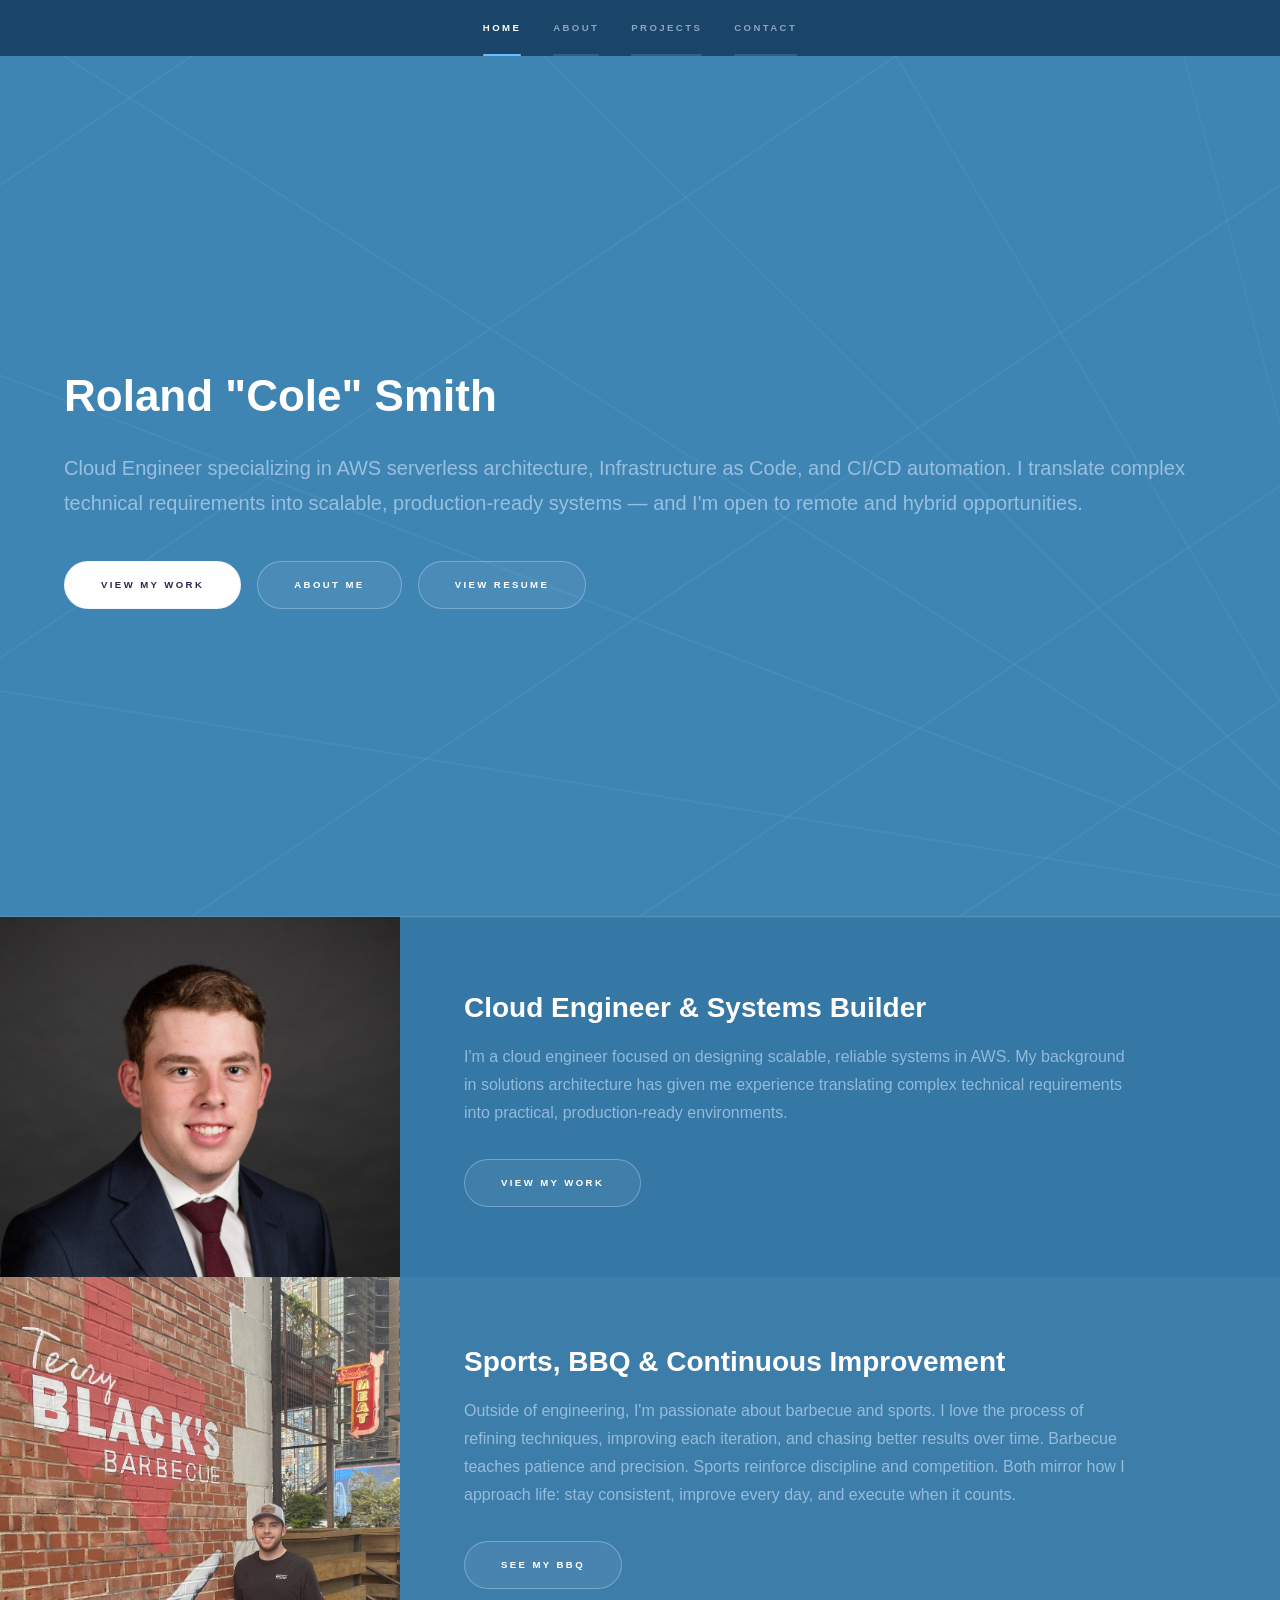
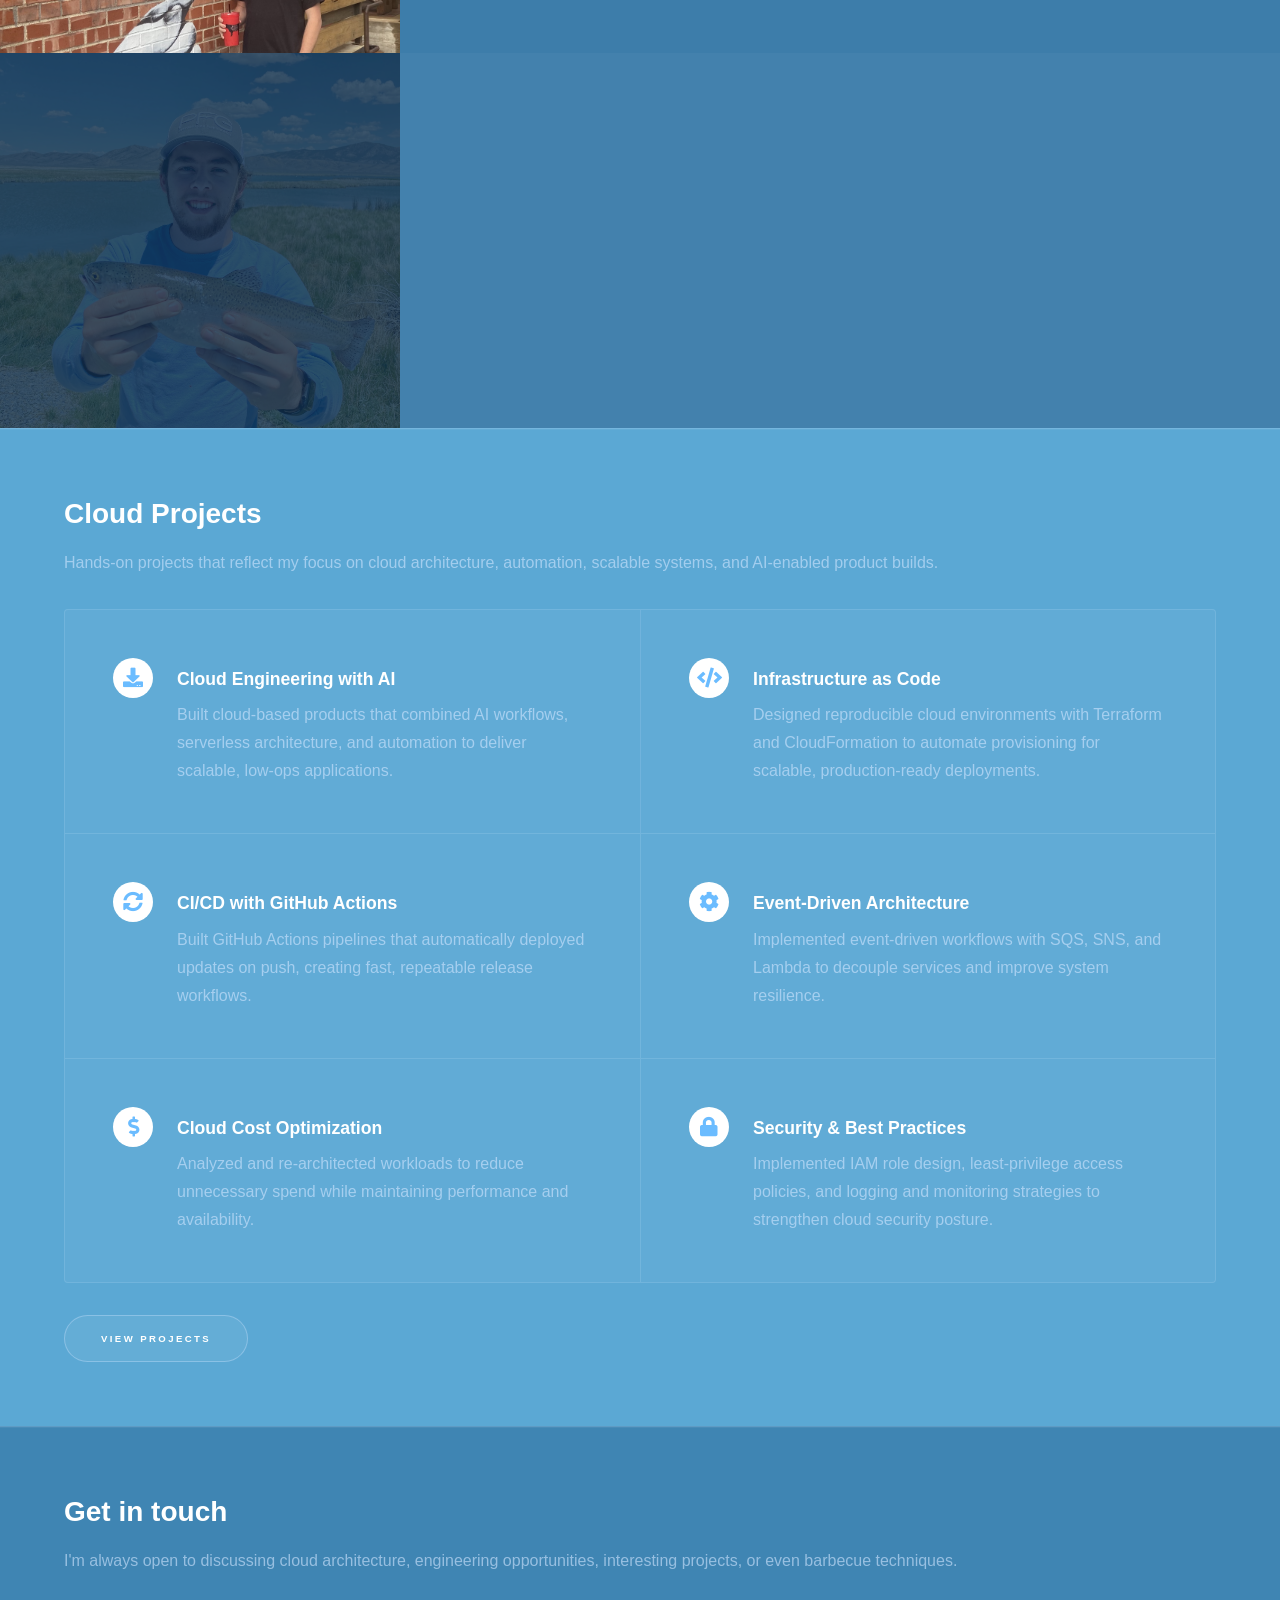
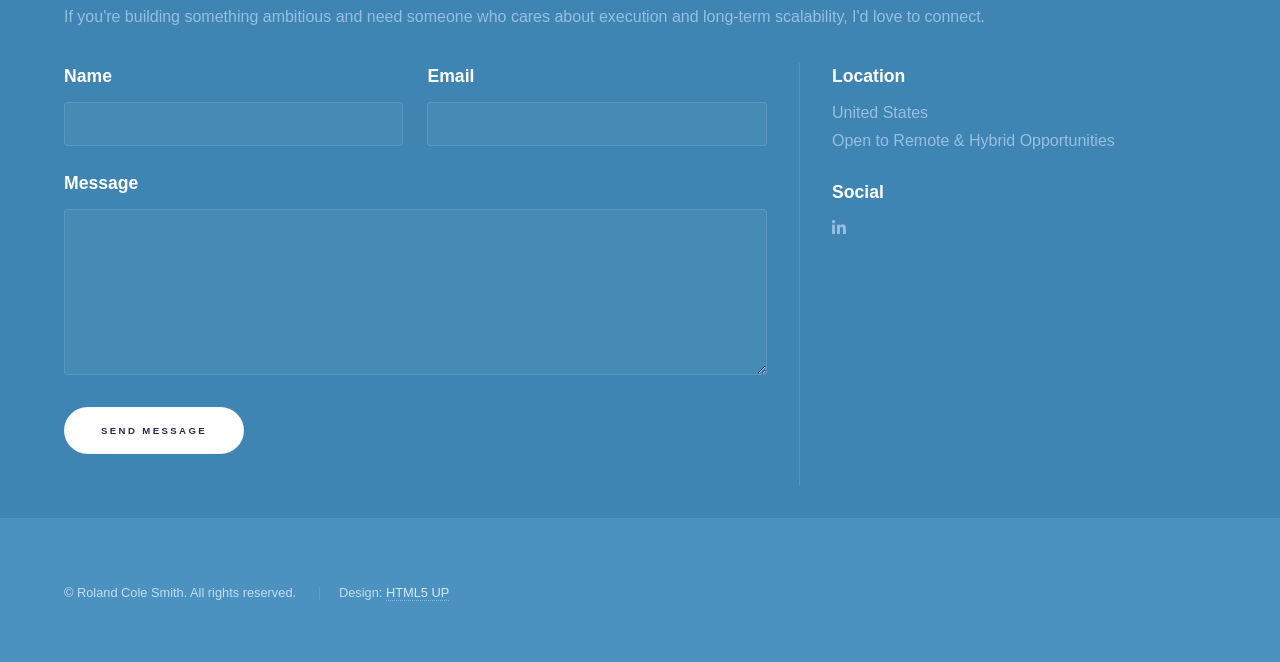
<file: index.html>
<!doctype html>

<html>
  <head>
    <title>Roland Cole Smith | Cloud Engineer & AWS Architect</title>
    <meta charset="utf-8" />
    <meta
      name="viewport"
      content="width=device-width, initial-scale=1, user-scalable=no"
    />
    <meta
      name="description"
      content="Roland Cole Smith — Cloud Engineer specializing in AWS serverless architecture, Infrastructure as Code, CI/CD automation, and AI-enabled product builds. Open to remote and hybrid opportunities."
    />
    <meta property="og:title" content="Roland Cole Smith | Cloud Engineer" />
    <meta
      property="og:description"
      content="Cloud Engineer specializing in AWS serverless architecture, IaC, and AI-enabled product builds. See live projects and architecture demos."
    />
    <meta property="og:type" content="website" />
    <meta property="og:url" content="https://rolandcole.com" />
    <link
      rel="icon"
      type="image/png"
      href="assets/images/favicon-rcs.png?v=2"
    />
    <link rel="shortcut icon" href="assets/images/favicon-rcs.png?v=2" />
    <link rel="apple-touch-icon" href="assets/images/favicon-rcs.png?v=2" />
    <link rel="stylesheet" href="assets/css/main.css" />
    <noscript
      ><link rel="stylesheet" href="assets/css/noscript.css"
    /></noscript>
  </head>
  <body class="is-preload">
    <!-- Sidebar -->
    <section id="sidebar">
      <div class="inner">
        <nav>
          <ul>
            <li><a href="#intro">Home</a></li>
            <li><a href="#one">About</a></li>
            <li><a href="#two">Projects</a></li>
            <li><a href="#three">Contact</a></li>
          </ul>
        </nav>
      </div>
    </section>

    <!-- Wrapper -->
    <div id="wrapper">
      <!-- Intro -->
      <section id="intro" class="wrapper style1 fullscreen fade-up">
        <div class="inner">
          <h1>Roland "Cole" Smith</h1>
          <p>
            Cloud Engineer specializing in AWS serverless architecture,
            Infrastructure as Code, and CI/CD automation. I translate complex
            technical requirements into scalable, production-ready systems — and
            I'm open to remote and hybrid opportunities.
          </p>
          <ul class="actions">
            <li>
              <a href="projects.html" class="button primary">View My Work</a>
            </li>
            <li><a href="#one" class="button scrolly">About Me</a></li>
            <li>
              <a
                href="https://drive.google.com/file/d/1pTm-ZapvXgf8PebL9ycQeM77JYozzop8/view?usp=sharing"
                class="button"
                target="_blank"
                rel="noopener noreferrer"
                >View Resume</a
              >
            </li>
          </ul>
        </div>
      </section>

      <!-- One -->
      <section id="one" class="wrapper style2 spotlights">
        <section>
          <a href="#" class="image"
            ><img
              src="assets/images/headshot.JPG"
              alt="Headshot of Roland Cole Smith"
              data-position="center center"
          /></a>
          <div class="content">
            <div class="inner">
              <h2>Cloud Engineer & Systems Builder</h2>
              <p>
                I'm a cloud engineer focused on designing scalable, reliable
                systems in AWS. My background in solutions architecture has
                given me experience translating complex technical requirements
                into practical, production-ready environments.
              </p>
              <ul class="actions">
                <li><a href="projects.html" class="button">View My Work</a></li>
              </ul>
            </div>
          </div>
        </section>
        <section>
          <a href="#" class="image"
            ><img
              src="assets/images/blacks.jpeg"
              alt="Cole at Terry Black's BBQ in Dallas."
              data-position="top center"
          /></a>
          <div class="content">
            <div class="inner">
              <h2>Sports, BBQ & Continuous Improvement</h2>
              <p>
                Outside of engineering, I'm passionate about barbecue and
                sports. I love the process of refining techniques, improving
                each iteration, and chasing better results over time. Barbecue
                teaches patience and precision. Sports reinforce discipline and
                competition. Both mirror how I approach life: stay consistent,
                improve every day, and execute when it counts.
              </p>
              <ul class="actions">
                <li><a href="food.html" class="button">See my BBQ</a></li>
              </ul>
            </div>
          </div>
        </section>
        <section>
          <a href="#" class="image"
            ><img
              src="assets/images/IMG_8150.jpeg"
              alt="Cole outdoors in Northern Nevada."
              data-position="25% 25%"
          /></a>
          <div class="content">
            <div class="inner">
              <h2>Always Building</h2>
              <p>
                Curiosity is what drives me. Outside of work I'm building
                personal projects, experimenting with new AWS services, and
                tinkering until systems are clean, resilient, and reproducible.
                The same discipline I bring to barbecue, refining technique,
                iterating, and executing is what I bring to engineering.
              </p>
              <ul class="actions">
                <li>
                  <a href="projects.html" class="button">See My Projects</a>
                </li>
              </ul>
            </div>
          </div>
        </section>
      </section>

      <!-- Two -->
      <section id="two" class="wrapper style3 fade-up">
        <div class="inner">
          <h2>Cloud Projects</h2>
          <p>
            Hands-on projects that reflect my focus on cloud architecture,
            automation, scalable systems, and AI-enabled product builds.
          </p>

          <div class="features">
            <section>
              <span class="icon solid major fa-download"></span>
              <h3>Cloud Engineering with AI</h3>
              <p>
                Built cloud-based products that combined AI workflows,
                serverless architecture, and automation to deliver scalable,
                low-ops applications.
              </p>
            </section>
            <section>
              <span class="icon solid major fa-code"></span>
              <h3>Infrastructure as Code</h3>
              <p>
                Designed reproducible cloud environments with Terraform and
                CloudFormation to automate provisioning for scalable,
                production-ready deployments.
              </p>
            </section>
            <section>
              <span class="icon solid major fa-sync-alt"></span>
              <h3>CI/CD with GitHub Actions</h3>
              <p>
                Built GitHub Actions pipelines that automatically deployed
                updates on push, creating fast, repeatable release workflows.
              </p>
            </section>
            <section>
              <span class="icon solid major fa-cog"></span>
              <h3>Event-Driven Architecture</h3>
              <p>
                Implemented event-driven workflows with SQS, SNS, and Lambda to
                decouple services and improve system resilience.
              </p>
            </section>
            <section>
              <span class="icon solid major fa-dollar-sign"></span>
              <h3>Cloud Cost Optimization</h3>
              <p>
                Analyzed and re-architected workloads to reduce unnecessary
                spend while maintaining performance and availability.
              </p>
            </section>
            <!--
            <section>
              <span class="icon solid major fa-gem"></span>
              <h3>Personal Experiments</h3>
              <p>
                Continuously building small systems to test architectural
                patterns, automation strategies, and new AWS services.
              </p>
            </section>
            
            -->
            <section>
              <span class="icon solid major fa-lock"></span>
              <h3>Security & Best Practices</h3>
              <p>
                Implemented IAM role design, least-privilege access policies,
                and logging and monitoring strategies to strengthen cloud
                security posture.
              </p>
            </section>
          </div>
          <ul class="actions">
            <li>
              <a href="projects.html" class="button">View Projects</a>
            </li>
          </ul>
        </div>
      </section>

      <!-- Three -->
      <section id="three" class="wrapper style1 fade-up">
        <div class="inner">
          <h2>Get in touch</h2>
          <p>
            I'm always open to discussing cloud architecture, engineering
            opportunities, interesting projects, or even barbecue techniques.
            <br /><br />
            If you're building something ambitious and need someone who cares
            about execution and long-term scalability, I'd love to connect.
          </p>

          <div class="split style1">
            <section>
              <form
                method="post"
                action="https://formsubmit.co/67f7215494ff77dec5ce56b11d6b988a"
                id="contact-form"
              >
                <input
                  type="hidden"
                  name="_subject"
                  value="New message from rolandcole.com"
                />
                <input type="hidden" name="_captcha" value="false" />
                <input
                  type="hidden"
                  name="_next"
                  value="https://rolandcole.com/?contact=success#three"
                />
                <div class="fields">
                  <div class="field half">
                    <label for="name">Name</label>
                    <input type="text" name="name" id="name" required />
                  </div>
                  <div class="field half">
                    <label for="email">Email</label>
                    <input type="email" name="email" id="email" required />
                  </div>
                  <div class="field">
                    <label for="message">Message</label>
                    <textarea
                      name="message"
                      id="message"
                      rows="5"
                      required
                    ></textarea>
                  </div>
                </div>
                <p id="contact-status" hidden></p>
                <ul class="actions">
                  <li>
                    <button type="submit" class="button primary">
                      Send Message
                    </button>
                  </li>
                </ul>
              </form>
            </section>
            <section>
              <ul class="contact">
                <li>
                  <h3>Location</h3>
                  <span>
                    United States<br />
                    Open to Remote &amp; Hybrid Opportunities
                  </span>
                </li>
                <li>
                  <h3>Social</h3>
                  <ul class="icons">
                    <li>
                      <a
                        href="https://www.linkedin.com/in/rolandcolesmith/"
                        class="icon brands fa-linkedin-in"
                        target="_blank"
                        rel="noopener noreferrer"
                        ><span class="label">LinkedIn</span></a
                      >
                    </li>
                  </ul>
                </li>
              </ul>
            </section>
          </div>
        </div>
      </section>
    </div>

    <!-- Footer -->
    <footer id="footer" class="wrapper style1-alt">
      <div class="inner">
        <ul class="menu">
          <li>&copy; Roland Cole Smith. All rights reserved.</li>
          <li>Design: <a href="http://html5up.net">HTML5 UP</a></li>
        </ul>
      </div>
    </footer>

    <!-- Scripts -->
    <script src="assets/js/jquery.min.js"></script>
    <script src="assets/js/jquery.scrollex.min.js"></script>
    <script src="assets/js/jquery.scrolly.min.js"></script>
    <script src="assets/js/browser.min.js"></script>
    <script src="assets/js/breakpoints.min.js"></script>
    <script src="assets/js/util.js"></script>
    <script src="assets/js/main.js"></script>
    <script>
      (function () {
        const statusEl = document.getElementById("contact-status");
        if (!statusEl) return;

        const params = new URLSearchParams(window.location.search);
        if (params.get("contact") !== "success") return;

        statusEl.hidden = false;
        statusEl.textContent = "Message sent. I will get back to you soon.";
      })();
    </script>
  </body>
</html>
</file>
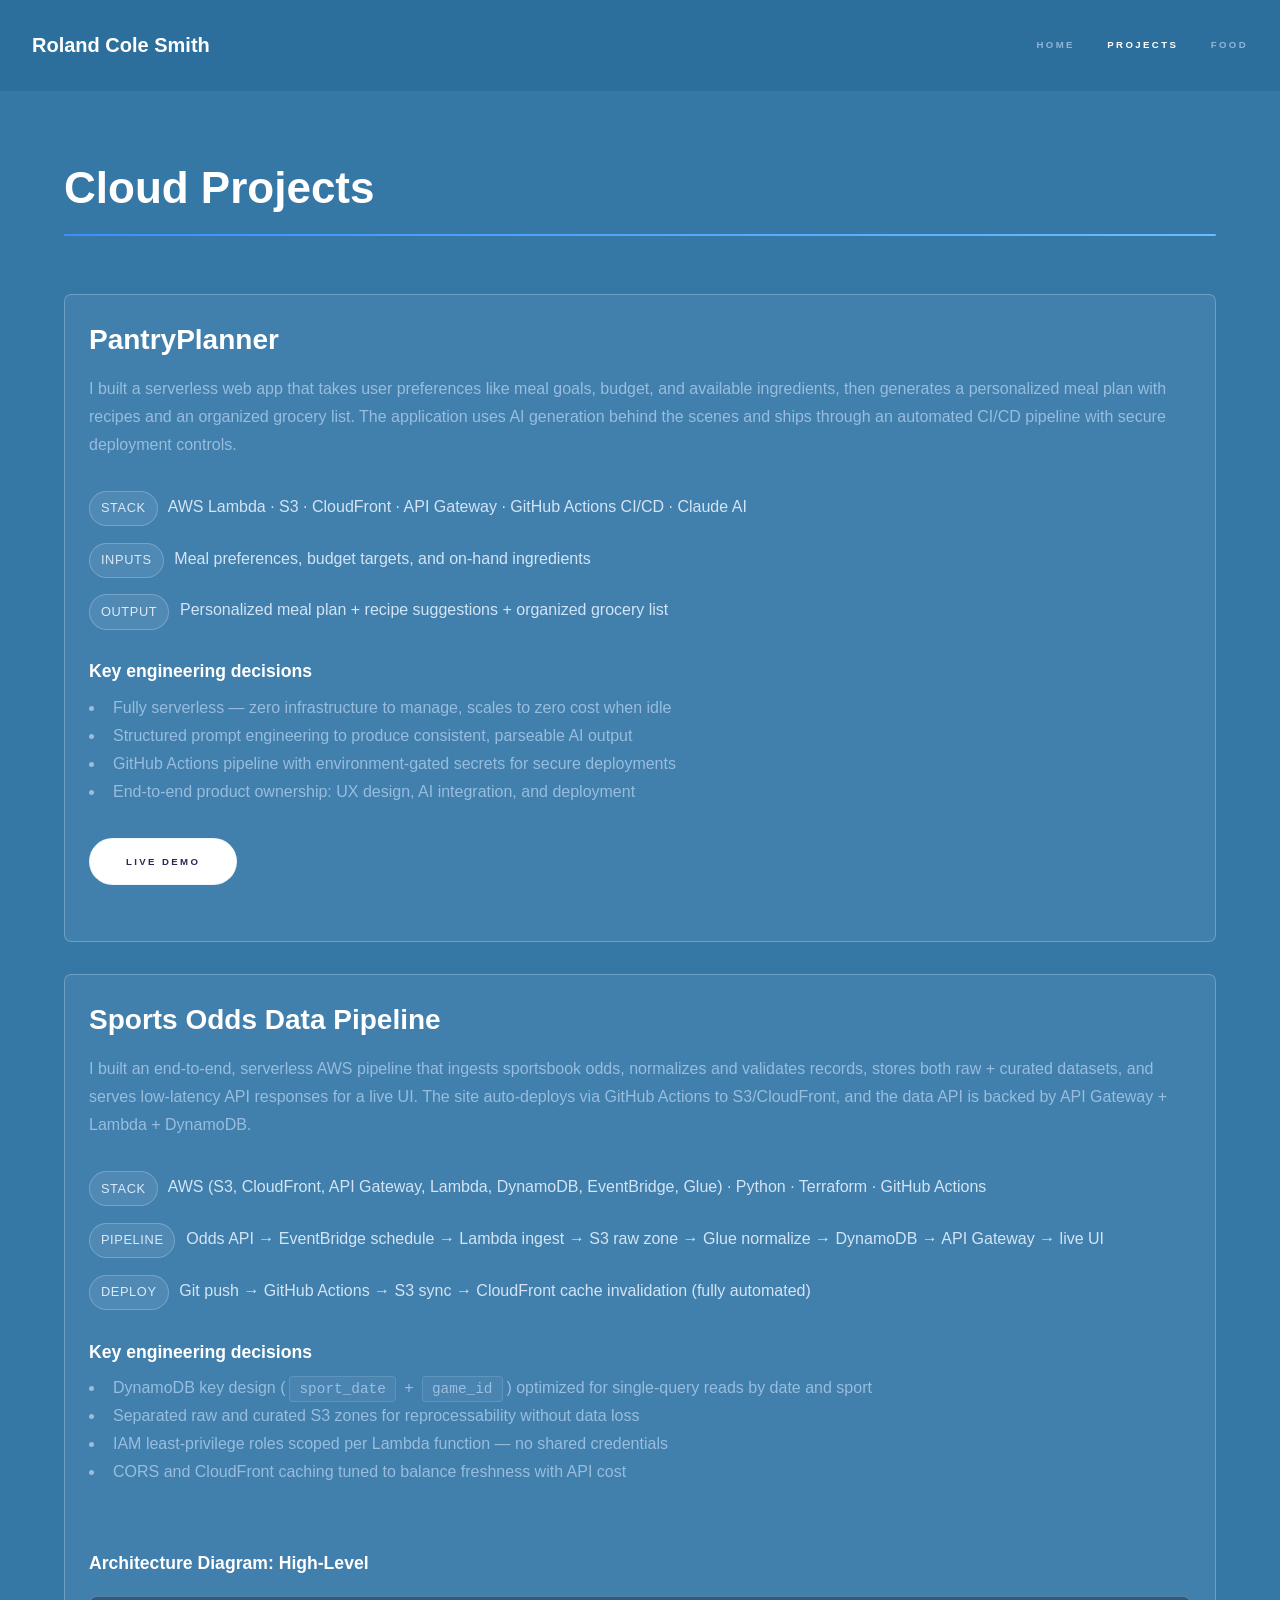
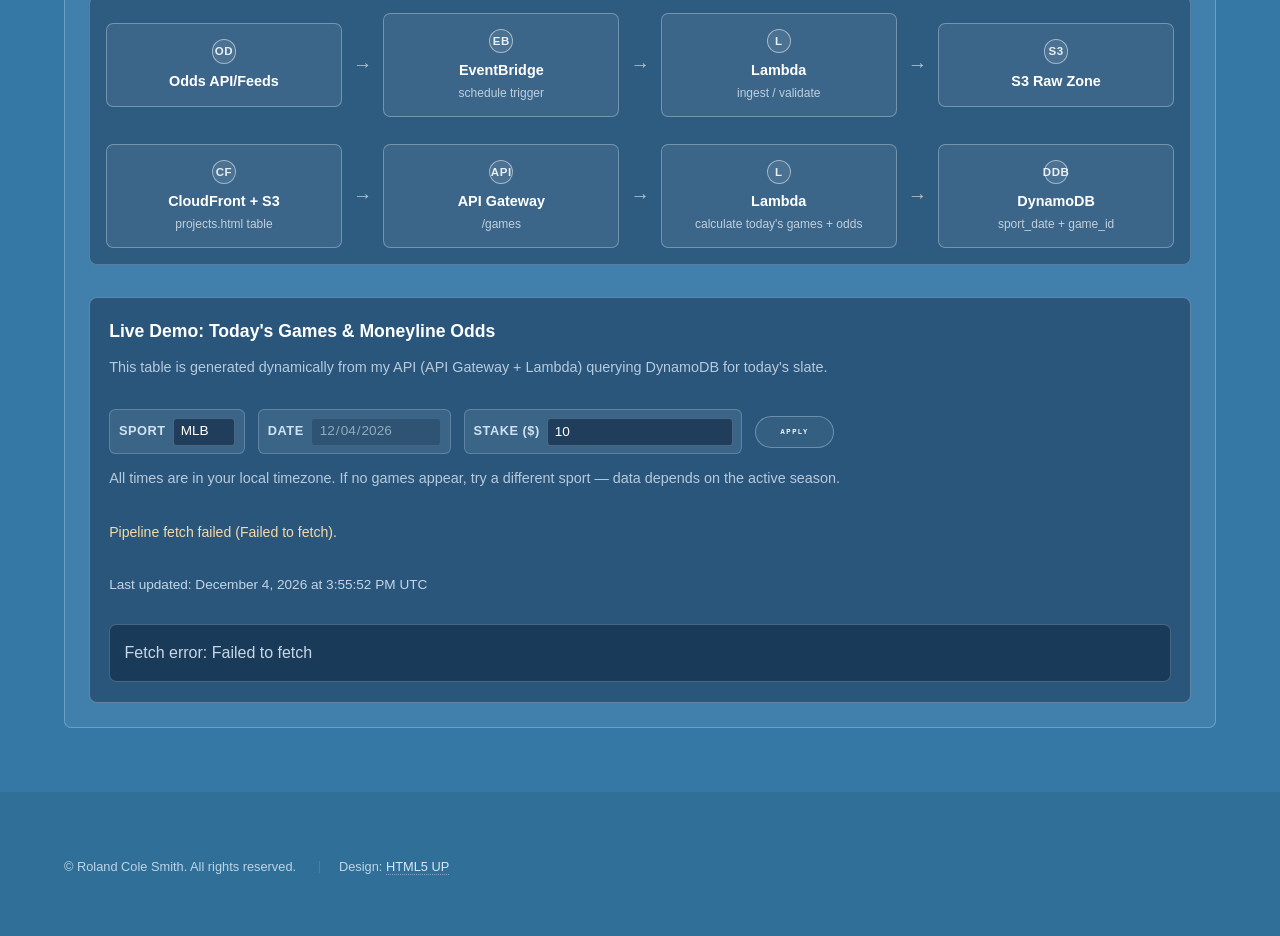
<file: projects.html>
<!doctype html>
<html>
  <head>
    <title>Cloud Projects | Roland Cole Smith</title>
    <meta charset="utf-8" />
    <meta
      name="viewport"
      content="width=device-width, initial-scale=1, user-scalable=no"
    />
    <link
      rel="icon"
      type="image/png"
      href="assets/images/favicon-rcs.png?v=2"
    />
    <link rel="shortcut icon" href="assets/images/favicon-rcs.png?v=2" />
    <link rel="apple-touch-icon" href="assets/images/favicon-rcs.png?v=2" />
    <link rel="stylesheet" href="assets/css/main.css" />
    <noscript
      ><link rel="stylesheet" href="assets/css/noscript.css"
    /></noscript>
    <style>
      body,
      input,
      select,
      textarea,
      button {
        font-family: Arial, Helvetica, sans-serif;
      }

      #header {
        background-color: #2c6f9c;
      }

      .project-card {
        background: rgba(210, 230, 255, 0.08);
        border: solid 1px rgba(210, 230, 255, 0.3);
        border-radius: 0.45em;
        padding: 1.5em;
        margin-bottom: 2em;
      }

      .project-summary {
        margin: 1.2em 0 1.4em 0;
        display: grid;
        gap: 0.65em;
      }

      .summary-chip {
        display: inline-flex;
        align-items: center;
        background: rgba(210, 230, 255, 0.1);
        border: solid 1px rgba(210, 230, 255, 0.28);
        border-radius: 999px;
        padding: 0.42em 0.85em;
        margin-right: 0.5em;
        margin-bottom: 0.5em;
        color: rgba(230, 242, 255, 0.92);
        font-size: 0.8em;
        letter-spacing: 0.05em;
        text-transform: uppercase;
      }

      .summary-line {
        color: rgba(230, 242, 255, 0.88);
        margin: 0;
      }

      .summary-line strong {
        color: #ffffff;
      }

      .diagram-wrap {
        margin: 1.2em 0 2em 0;
        background: rgba(12, 31, 51, 0.35);
        border: solid 1px rgba(210, 230, 255, 0.25);
        border-radius: 0.5em;
        padding: 1em;
        overflow-x: auto;
      }

      .diagram-title {
        margin-bottom: 0.6em;
      }

      .arch-map {
        display: grid;
        grid-template-columns: 1fr auto 1fr auto 1fr auto 1fr;
        gap: 0.7em;
        align-items: center;
      }

      .arch-break {
        grid-column: 1 / -1;
        height: 0.25em;
      }

      .arch-node {
        background: rgba(220, 230, 240, 0.08);
        border: solid 1px rgba(220, 230, 240, 0.35);
        border-radius: 0.45em;
        padding: 0.75em 0.8em;
        text-align: center;
      }

      .arch-logo {
        display: inline-flex;
        align-items: center;
        justify-content: center;
        width: 2.1em;
        height: 2.1em;
        border-radius: 50%;
        border: solid 1px rgba(255, 255, 255, 0.5);
        color: rgba(240, 245, 250, 0.95);
        background: rgba(255, 255, 255, 0.08);
        font-size: 0.72em;
        font-weight: 700;
        letter-spacing: 0.05em;
        margin: 0 auto 0.45em auto;
      }

      .arch-title {
        color: #ffffff;
        font-size: 0.9em;
        font-weight: 700;
      }

      .arch-sub {
        color: rgba(220, 230, 240, 0.82);
        font-size: 0.75em;
      }

      .arch-arrow {
        color: rgba(230, 240, 250, 0.7);
        font-size: 1.2em;
        text-align: center;
      }

      .endpoint-box {
        background: rgba(15, 38, 62, 0.55);
        border: solid 1px rgba(210, 230, 255, 0.35);
        border-radius: 0.5em;
        padding: 1.2em;
      }

      .endpoint-box code {
        display: block;
        margin-top: 0.65em;
        word-break: break-all;
      }

      .small-note {
        color: rgba(230, 242, 255, 0.75);
        font-size: 0.9em;
        margin-top: 0.8em;
      }

      .update-meta {
        color: rgba(230, 242, 255, 0.82);
        font-size: 0.85em;
        margin-top: 0.45em;
      }

      .pipeline-status {
        margin-top: 0.8em;
        font-size: 0.88em;
      }

      .pipeline-status.ok {
        color: rgba(177, 245, 204, 0.95);
      }

      .pipeline-status.warn {
        color: rgba(255, 224, 173, 0.95);
      }

      .data-section {
        margin-top: 2em;
        background: rgba(15, 38, 62, 0.45);
        border: solid 1px rgba(210, 230, 255, 0.32);
        border-radius: 0.5em;
        padding: 1.2em;
      }

      .demo-controls {
        display: flex;
        flex-wrap: wrap;
        gap: 0.8em;
        margin-top: 0.85em;
        margin-bottom: 0.65em;
        align-items: center;
      }

      .demo-field {
        display: flex;
        align-items: center;
        justify-content: center;
        gap: 0.45em;
        background: rgba(210, 230, 255, 0.1);
        border: solid 1px rgba(210, 230, 255, 0.24);
        border-radius: 0.4em;
        padding: 0.45em 0.55em;
        min-height: 2.7em;
        line-height: 1;
      }

      .demo-label {
        display: inline-flex;
        align-items: center;
        color: rgba(230, 242, 255, 0.88);
        font-size: 0.8em;
        font-weight: 700;
        letter-spacing: 0.04em;
        text-transform: uppercase;
        line-height: 1;
        margin: 0;
      }

      .demo-input {
        display: inline-flex;
        align-items: center;
        background: rgba(15, 38, 62, 0.6);
        border: solid 1px rgba(210, 230, 255, 0.24);
        color: #ffffff;
        border-radius: 0.3em;
        height: 2.1em;
        line-height: 1.1;
        padding: 0 0.5em;
        font-size: 0.85em;
        margin: 0;
        vertical-align: middle;
      }

      select.demo-input,
      input.demo-input {
        display: inline-block;
      }

      .games-list {
        display: grid;
        grid-template-columns: repeat(2, minmax(0, 1fr));
        gap: 1em;
        margin-top: 1em;
      }

      .game-card {
        background: rgba(210, 230, 255, 0.09);
        border: solid 1px rgba(210, 230, 255, 0.28);
        border-radius: 0.5em;
        padding: 1em;
      }

      .game-time {
        color: rgba(230, 242, 255, 0.9);
        font-size: 0.9em;
        margin-bottom: 0.6em;
      }

      .matchup {
        color: #ffffff;
        font-weight: 700;
        margin-bottom: 0.8em;
      }

      .bet-options {
        display: grid;
        grid-template-columns: 1fr 1fr;
        gap: 0.6em;
      }

      .bet-box {
        background: rgba(15, 38, 62, 0.55);
        border: solid 1px rgba(210, 230, 255, 0.25);
        border-radius: 0.45em;
        padding: 0.7em;
      }

      .bet-team {
        color: rgba(230, 242, 255, 0.9);
        font-size: 0.85em;
      }

      .bet-odds {
        color: #ffffff;
        font-weight: 700;
      }

      .bet-profit {
        color: rgba(177, 245, 204, 0.95);
        font-weight: 700;
      }

      .bet-total {
        color: rgba(230, 242, 255, 0.8);
        font-size: 0.85em;
      }

      .stake-badge {
        display: inline-block;
        margin-bottom: 0.75em;
        background: rgba(177, 245, 204, 0.18);
        border: solid 1px rgba(177, 245, 204, 0.45);
        border-radius: 999px;
        color: rgba(225, 255, 236, 0.98);
        padding: 0.18em 0.6em;
        font-size: 0.75em;
        font-weight: 700;
        letter-spacing: 0.04em;
      }

      .games-empty {
        grid-column: 1 / -1;
        background: rgba(15, 38, 62, 0.55);
        border: solid 1px rgba(210, 230, 255, 0.25);
        border-radius: 0.45em;
        padding: 0.9em;
        color: rgba(230, 242, 255, 0.85);
      }

      @media screen and (max-width: 980px) {
        .games-list {
          grid-template-columns: 1fr;
        }

        .arch-map {
          grid-template-columns: 1fr;
        }

        .arch-arrow {
          transform: rotate(90deg);
        }
      }
    </style>
  </head>
  <body class="is-preload">
    <header id="header">
      <a href="index.html" class="title">Roland Cole Smith</a>
      <nav>
        <ul>
          <li><a href="index.html">Home</a></li>
          <li><a href="projects.html" class="active">Projects</a></li>
          <li><a href="food.html">Food</a></li>
        </ul>
      </nav>
    </header>

    <div id="wrapper">
      <section id="main" class="wrapper style2">
        <div class="inner">
          <h1 class="major">Cloud Projects</h1>

          <article class="project-card">
            <h2>PantryPlanner</h2>
            <p>
              I built a serverless web app that takes user preferences like meal
              goals, budget, and available ingredients, then generates a
              personalized meal plan with recipes and an organized grocery list.
              The application uses AI generation behind the scenes and ships
              through an automated CI/CD pipeline with secure deployment
              controls.
            </p>
            <div class="project-summary">
              <p class="summary-line">
                <span class="summary-chip">Stack</span>
                AWS Lambda · S3 · CloudFront · API Gateway · GitHub Actions
                CI/CD · Claude AI
              </p>
              <p class="summary-line">
                <span class="summary-chip">Inputs</span>
                Meal preferences, budget targets, and on-hand ingredients
              </p>
              <p class="summary-line">
                <span class="summary-chip">Output</span>
                Personalized meal plan + recipe suggestions + organized grocery
                list
              </p>
            </div>

            <h3>Key engineering decisions</h3>
            <ul>
              <li>
                Fully serverless — zero infrastructure to manage, scales to zero
                cost when idle
              </li>
              <li>
                Structured prompt engineering to produce consistent, parseable
                AI output
              </li>
              <li>
                GitHub Actions pipeline with environment-gated secrets for
                secure deployments
              </li>
              <li>
                End-to-end product ownership: UX design, AI integration, and
                deployment
              </li>
            </ul>

            <ul class="actions">
              <li>
                <a
                  href="https://pantry.rolandcole.com"
                  class="button primary"
                  target="_blank"
                  rel="noopener noreferrer"
                  >Live Demo</a
                >
              </li>
              <li></li>
            </ul>
          </article>

          <article class="project-card">
            <h2>Sports Odds Data Pipeline</h2>
            <p>
              I built an end-to-end, serverless AWS pipeline that ingests
              sportsbook odds, normalizes and validates records, stores both raw
              + curated datasets, and serves low-latency API responses for a
              live UI. The site auto-deploys via GitHub Actions to
              S3/CloudFront, and the data API is backed by API Gateway + Lambda
              + DynamoDB.
            </p>
            <div class="project-summary">
              <p class="summary-line">
                <span class="summary-chip">Stack</span>
                AWS (S3, CloudFront, API Gateway, Lambda, DynamoDB, EventBridge,
                Glue) · Python · Terraform · GitHub Actions
              </p>
              <p class="summary-line">
                <span class="summary-chip">Pipeline</span>
                Odds API → EventBridge schedule → Lambda ingest → S3 raw zone →
                Glue normalize → DynamoDB → API Gateway → live UI
              </p>
              <p class="summary-line">
                <span class="summary-chip">Deploy</span>
                Git push → GitHub Actions → S3 sync → CloudFront cache
                invalidation (fully automated)
              </p>
            </div>

            <h3>Key engineering decisions</h3>
            <ul>
              <li>
                DynamoDB key design (<code>sport_date</code> +
                <code>game_id</code>) optimized for single-query reads by date
                and sport
              </li>
              <li>
                Separated raw and curated S3 zones for reprocessability without
                data loss
              </li>
              <li>
                IAM least-privilege roles scoped per Lambda function — no shared
                credentials
              </li>
              <li>
                CORS and CloudFront caching tuned to balance freshness with API
                cost
              </li>
            </ul>

            <ul class="actions"></ul>

            <h3 class="diagram-title">Architecture Diagram: High-Level</h3>
            <div class="diagram-wrap">
              <div class="arch-map">
                <div class="arch-node">
                  <span class="arch-logo">OD</span>
                  <div class="arch-title">Odds API/Feeds</div>
                </div>
                <div class="arch-arrow">&rarr;</div>
                <div class="arch-node">
                  <span class="arch-logo">EB</span>
                  <div class="arch-title">EventBridge</div>
                  <div class="arch-sub">schedule trigger</div>
                </div>
                <div class="arch-arrow">&rarr;</div>
                <div class="arch-node">
                  <span class="arch-logo">L</span>
                  <div class="arch-title">Lambda</div>
                  <div class="arch-sub">ingest / validate</div>
                </div>
                <div class="arch-arrow">&rarr;</div>
                <div class="arch-node">
                  <span class="arch-logo">S3</span>
                  <div class="arch-title">S3 Raw Zone</div>
                </div>

                <div class="arch-break"></div>

                <div class="arch-node">
                  <span class="arch-logo">CF</span>
                  <div class="arch-title">CloudFront + S3</div>
                  <div class="arch-sub">projects.html table</div>
                </div>
                <div class="arch-arrow">&rarr;</div>
                <div class="arch-node">
                  <span class="arch-logo">API</span>
                  <div class="arch-title">API Gateway</div>
                  <div class="arch-sub">/games</div>
                </div>
                <div class="arch-arrow">&rarr;</div>
                <div class="arch-node">
                  <span class="arch-logo">L</span>
                  <div class="arch-title">Lambda</div>
                  <div class="arch-sub">calculate today's games + odds</div>
                </div>
                <div class="arch-arrow">&rarr;</div>
                <div class="arch-node">
                  <span class="arch-logo">DDB</span>
                  <div class="arch-title">DynamoDB</div>
                  <div class="arch-sub">sport_date + game_id</div>
                </div>
              </div>
            </div>

            <section class="data-section">
              <h3>Live Demo: Today's Games &amp; Moneyline Odds</h3>
              <p class="small-note">
                This table is generated dynamically from my API (API Gateway +
                Lambda) querying DynamoDB for today's slate.
              </p>
              <div class="demo-controls">
                <div class="demo-field">
                  <label class="demo-label" for="demo-sport">Sport</label>
                  <select id="demo-sport" class="demo-input">
                    <option value="baseball_mlb" selected>MLB</option>
                    <option value="basketball_nba">NBA</option>
                    <option value="basketball_ncaab">NCAAB</option>
                    <option value="americanfootball_nfl">NFL</option>
                    <option value="icehockey_nhl">NHL</option>
                    <option value="soccer_epl">EPL</option>
                  </select>
                </div>
                <div class="demo-field">
                  <label class="demo-label">Date</label>
                  <input
                    id="demo-date"
                    type="date"
                    class="demo-input"
                    disabled
                    style="opacity: 0.45; cursor: not-allowed;"
                  />
                </div>
                <div class="demo-field">
                  <label class="demo-label" for="demo-stake">Stake ($)</label>
                  <input
                    id="demo-stake"
                    type="number"
                    class="demo-input"
                    min="1"
                    step="1"
                    value="10"
                  />
                </div>
                <button id="demo-apply" class="button small">Apply</button>
              </div>
              <p class="small-note">
                All times are in your local timezone. If no games appear, try a
                different sport — data depends on the active season.
              </p>
              <p id="pipeline-status" class="pipeline-status warn">
                Loading live demo data...
              </p>
              <p id="last-updated" class="update-meta">Last updated: --</p>

              <div id="games-list" class="games-list">
                <div class="games-empty">Loading games...</div>
              </div>
            </section>
          </article>
        </div>
      </section>
    </div>

    <footer id="footer" class="wrapper alt">
      <div class="inner">
        <ul class="menu">
          <li>&copy; Roland Cole Smith. All rights reserved.</li>
          <li>Design: <a href="http://html5up.net">HTML5 UP</a></li>
        </ul>
      </div>
    </footer>

    <script src="assets/js/jquery.min.js"></script>
    <script src="assets/js/jquery.scrollex.min.js"></script>
    <script src="assets/js/jquery.scrolly.min.js"></script>
    <script src="assets/js/browser.min.js"></script>
    <script src="assets/js/breakpoints.min.js"></script>
    <script src="assets/js/util.js"></script>
    <script src="assets/js/main.js"></script>
    <script>
      const PIPELINE_CONFIG = {
        dataEndpoint: "https://48zz8kcvj8.execute-api.us-east-2.amazonaws.com",
      };
      const DEFAULT_SPORT = "baseball_mlb";
      const DEFAULT_STAKE = 10;
      const MIN_ALLOWED_DATE = "2026-02-14";

      function getTodayDateIso() {
        const now = new Date();
        const year = now.getFullYear();
        const month = String(now.getMonth() + 1).padStart(2, "0");
        const day = String(now.getDate()).padStart(2, "0");
        return year + "-" + month + "-" + day;
      }

      function getOrdinalSuffix(day) {
        const mod100 = day % 100;
        if (mod100 >= 11 && mod100 <= 13) return "th";
        const mod10 = day % 10;
        if (mod10 === 1) return "st";
        if (mod10 === 2) return "nd";
        if (mod10 === 3) return "rd";
        return "th";
      }

      function formatLongDateWithOrdinal(isoDate) {
        const parts = String(isoDate).split("-");
        if (parts.length !== 3) return isoDate;
        const year = Number(parts[0]);
        const monthIndex = Number(parts[1]) - 1;
        const day = Number(parts[2]);
        if (!year || monthIndex < 0 || monthIndex > 11 || !day) return isoDate;
        const monthName = new Date(year, monthIndex, 1).toLocaleString([], {
          month: "long",
        });
        return monthName + " " + day + getOrdinalSuffix(day) + ", " + year;
      }

      function money(value) {
        if (value === null || value === undefined || value === "") return "-";
        return "$" + Number(value).toFixed(2);
      }

      function formatLocalGameTime(utcValue) {
        if (!utcValue) return "-";
        const date = new Date(utcValue);
        if (Number.isNaN(date.getTime())) return "-";
        return date.toLocaleTimeString([], {
          hour: "numeric",
          minute: "2-digit",
          hour12: true,
          timeZoneName: "short",
        });
      }

      function getLocalDateIso(utcValue) {
        const date = new Date(utcValue);
        if (Number.isNaN(date.getTime())) return null;
        const year = date.getFullYear();
        const month = String(date.getMonth() + 1).padStart(2, "0");
        const day = String(date.getDate()).padStart(2, "0");
        return year + "-" + month + "-" + day;
      }

      function setPipelineStatus(message, type) {
        const statusEl = document.getElementById("pipeline-status");
        statusEl.textContent = message;
        statusEl.classList.remove("ok", "warn");
        statusEl.classList.add(type === "ok" ? "ok" : "warn");
      }

      function formatLocalDateTime(value) {
        if (!value) return "--";
        const date = new Date(value);
        if (Number.isNaN(date.getTime())) return "--";
        return date.toLocaleString([], {
          year: "numeric",
          month: "long",
          day: "numeric",
          hour: "numeric",
          minute: "2-digit",
          second: "2-digit",
          hour12: true,
          timeZoneName: "short",
        });
      }

      function setLastUpdated(value) {
        const el = document.getElementById("last-updated");
        el.textContent = "Last updated: " + formatLocalDateTime(value);
      }

      function renderGamesRows(games, stakeAmount) {
        const list = document.getElementById("games-list");
        if (!games || !games.length) {
          list.innerHTML = "<div class='games-empty'>No games found.</div>";
          return;
        }

        list.innerHTML = games
          .map(function (g) {
            return (
              "<article class='game-card'>" +
              "<div class='game-time'>" +
              formatLocalGameTime(g.commence_time) +
              "</div>" +
              "<div class='matchup'>" +
              (g.home_team || "-") +
              " vs " +
              (g.away_team || "-") +
              "</div>" +
              "<div class='stake-badge'>Stake: $" +
              money(stakeAmount).replace("$", "") +
              "</div>" +
              "<div class='bet-options'>" +
              "<div class='bet-box'>" +
              "<div class='bet-team'>Home (" +
              (g.home_team || "-") +
              ")</div>" +
              "<div class='bet-odds'>" +
              (g.moneyline_home ?? "-") +
              "</div>" +
              "<div class='bet-profit'>Profit: " +
              money(g.payouts && g.payouts.home && g.payouts.home.profit) +
              "</div>" +
              "<div class='bet-total'>Total: " +
              money(g.payouts && g.payouts.home && g.payouts.home.total) +
              "</div>" +
              "</div>" +
              "<div class='bet-box'>" +
              "<div class='bet-team'>Away (" +
              (g.away_team || "-") +
              ")</div>" +
              "<div class='bet-odds'>" +
              (g.moneyline_away ?? "-") +
              "</div>" +
              "<div class='bet-profit'>Profit: " +
              money(g.payouts && g.payouts.away && g.payouts.away.profit) +
              "</div>" +
              "<div class='bet-total'>Total: " +
              money(g.payouts && g.payouts.away && g.payouts.away.total) +
              "</div>" +
              "</div>" +
              "</div>" +
              "</article>"
            );
          })
          .join("");
      }

      async function loadPipelineData() {
        const list = document.getElementById("games-list");
        const sportEl = document.getElementById("demo-sport");
        const dateEl = document.getElementById("demo-date");
        const stakeEl = document.getElementById("demo-stake");
        let today = dateEl && dateEl.value ? dateEl.value : getTodayDateIso();
        if (today < MIN_ALLOWED_DATE) {
          today = MIN_ALLOWED_DATE;
          if (dateEl) dateEl.value = MIN_ALLOWED_DATE;
        }
        const selectedSport =
          sportEl && sportEl.value ? sportEl.value : DEFAULT_SPORT;
        let selectedStake = Number(stakeEl && stakeEl.value);
        if (!Number.isFinite(selectedStake) || selectedStake <= 0) {
          selectedStake = DEFAULT_STAKE;
          if (stakeEl) stakeEl.value = String(DEFAULT_STAKE);
        }
        const formattedToday = formatLongDateWithOrdinal(today);
        setLastUpdated(null);

        const base = (PIPELINE_CONFIG.dataEndpoint || "").replace(/\/+$/, "");
        const isPlaceholder = base.includes("YOUR-DATA-API-ENDPOINT");
        const query =
          "sport=" +
          encodeURIComponent(selectedSport) +
          "&" +
          "date=" +
          encodeURIComponent(today) +
          "&stake=" +
          encodeURIComponent(selectedStake);
        const url = base + "/games?" + query;

        if (isPlaceholder) {
          setPipelineStatus(
            "Set PIPELINE_CONFIG.dataEndpoint to your API base URL.",
            "warn",
          );
          list.innerHTML =
            "<div class='games-empty'>Endpoint not configured.</div>";
          return;
        }

        list.innerHTML = "<div class='games-empty'>Loading games...</div>";

        try {
          const response = await fetch(url, {
            method: "GET",
            headers: { Accept: "application/json" },
          });

          const payload = await response.json();
          if (!response.ok) {
            throw new Error(payload.message || "HTTP " + response.status);
          }

          const apiUpdatedAt =
            payload.last_updated ||
            payload.lastUpdated ||
            payload.generated_at ||
            payload.generatedAt ||
            payload.updated_at ||
            payload.updatedAt;

          const games = Array.isArray(payload.games) ? payload.games : [];
          const gamesForDay = games.filter(function (g) {
            const gameDate = getLocalDateIso(g.commence_time);
            return gameDate === today;
          });

          renderGamesRows(gamesForDay, selectedStake);
          setLastUpdated(apiUpdatedAt || new Date().toISOString());
          setPipelineStatus(
            "Loaded " +
              gamesForDay.length +
              " " +
              selectedSport +
              " games for " +
              formattedToday +
              ".",
            "ok",
          );
        } catch (error) {
          list.innerHTML =
            "<div class='games-empty'>Fetch error: " + error.message + "</div>";
          setLastUpdated(new Date().toISOString());
          setPipelineStatus(
            "Pipeline fetch failed (" + error.message + ").",
            "warn",
          );
        }
      }

      function initializeDemoControls() {
        const sportEl = document.getElementById("demo-sport");
        const dateEl = document.getElementById("demo-date");
        const stakeEl = document.getElementById("demo-stake");
        const applyEl = document.getElementById("demo-apply");
        if (sportEl && !sportEl.value) {
          sportEl.value = DEFAULT_SPORT;
        }
        if (dateEl) {
          dateEl.min = MIN_ALLOWED_DATE;
          if (!dateEl.value) {
            const today = getTodayDateIso();
            dateEl.value = today < MIN_ALLOWED_DATE ? MIN_ALLOWED_DATE : today;
          } else if (dateEl.value < MIN_ALLOWED_DATE) {
            dateEl.value = MIN_ALLOWED_DATE;
          }
        }
        if (stakeEl && !stakeEl.value) {
          stakeEl.value = String(DEFAULT_STAKE);
        }

        if (applyEl) {
          applyEl.addEventListener("click", function (event) {
            event.preventDefault();
            loadPipelineData();
          });
        }
      }

      initializeDemoControls();
      loadPipelineData();
    </script>
  </body>
</html>
</file>
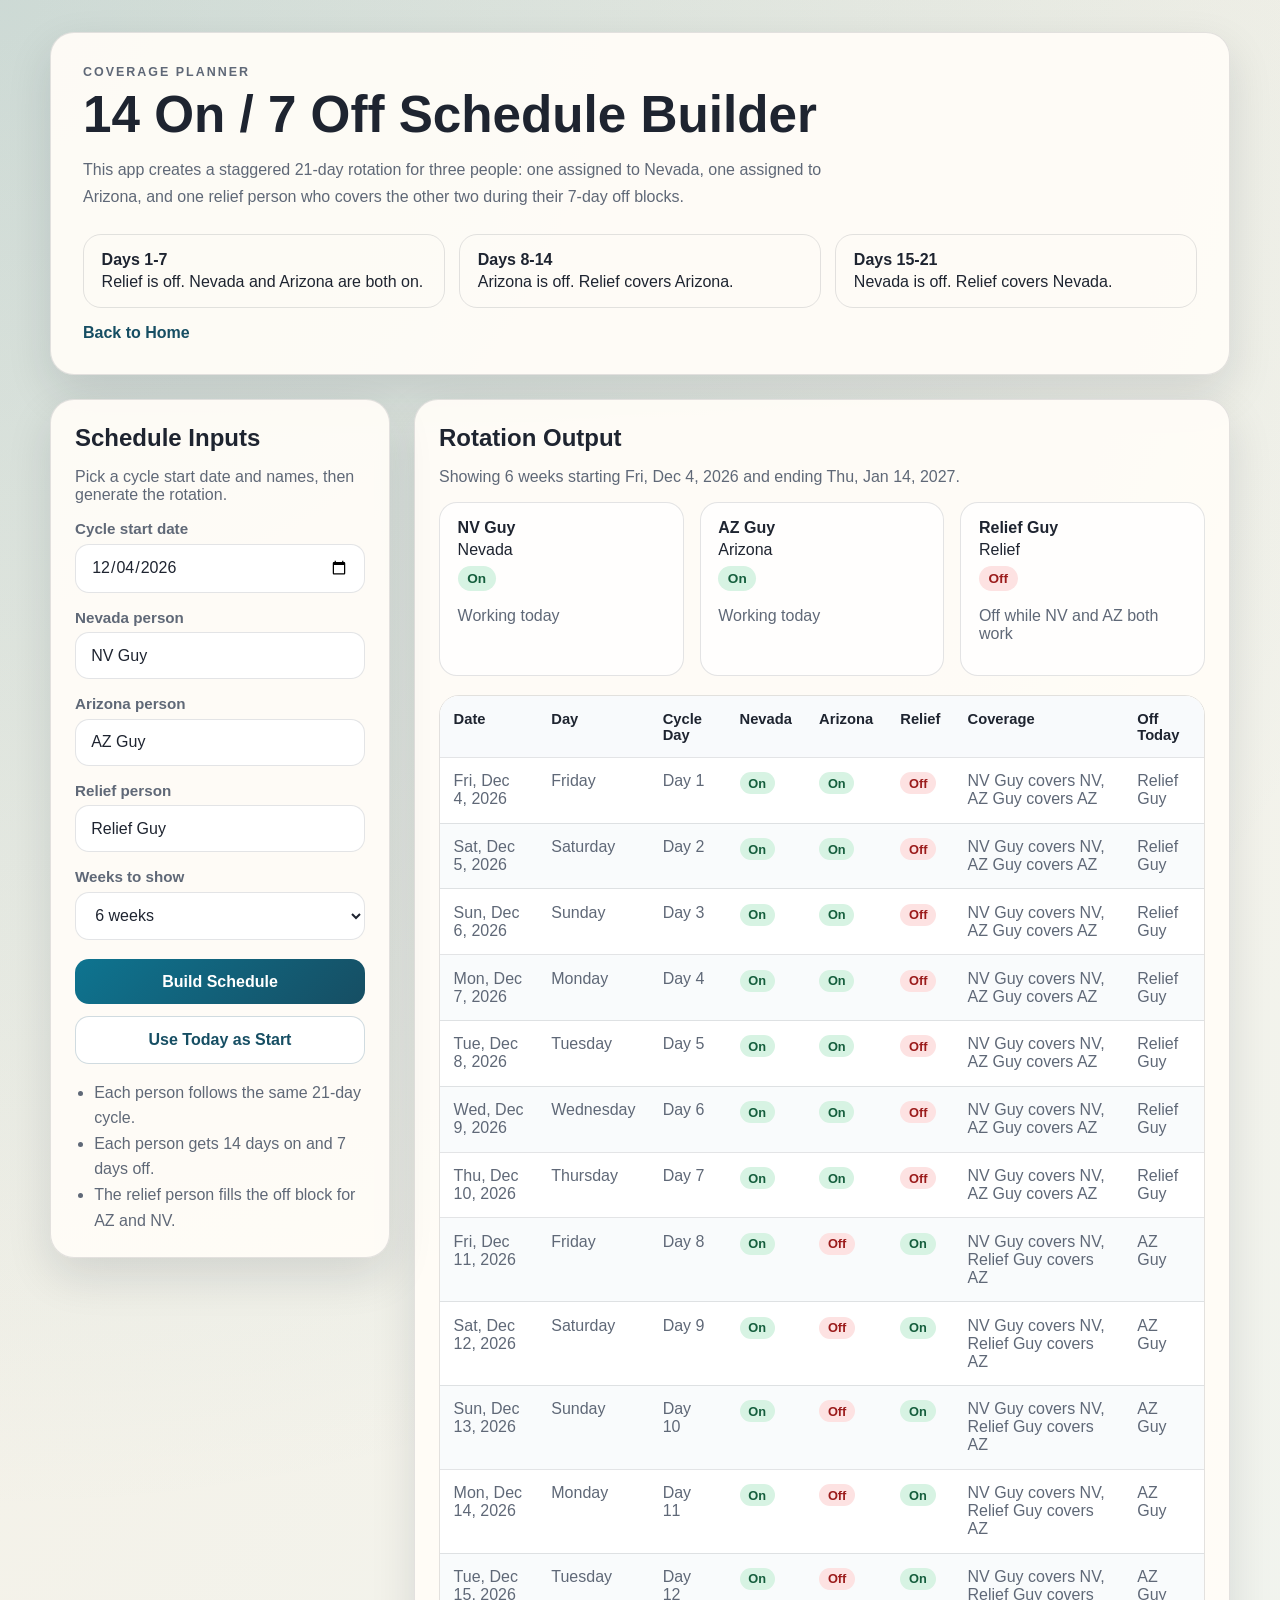
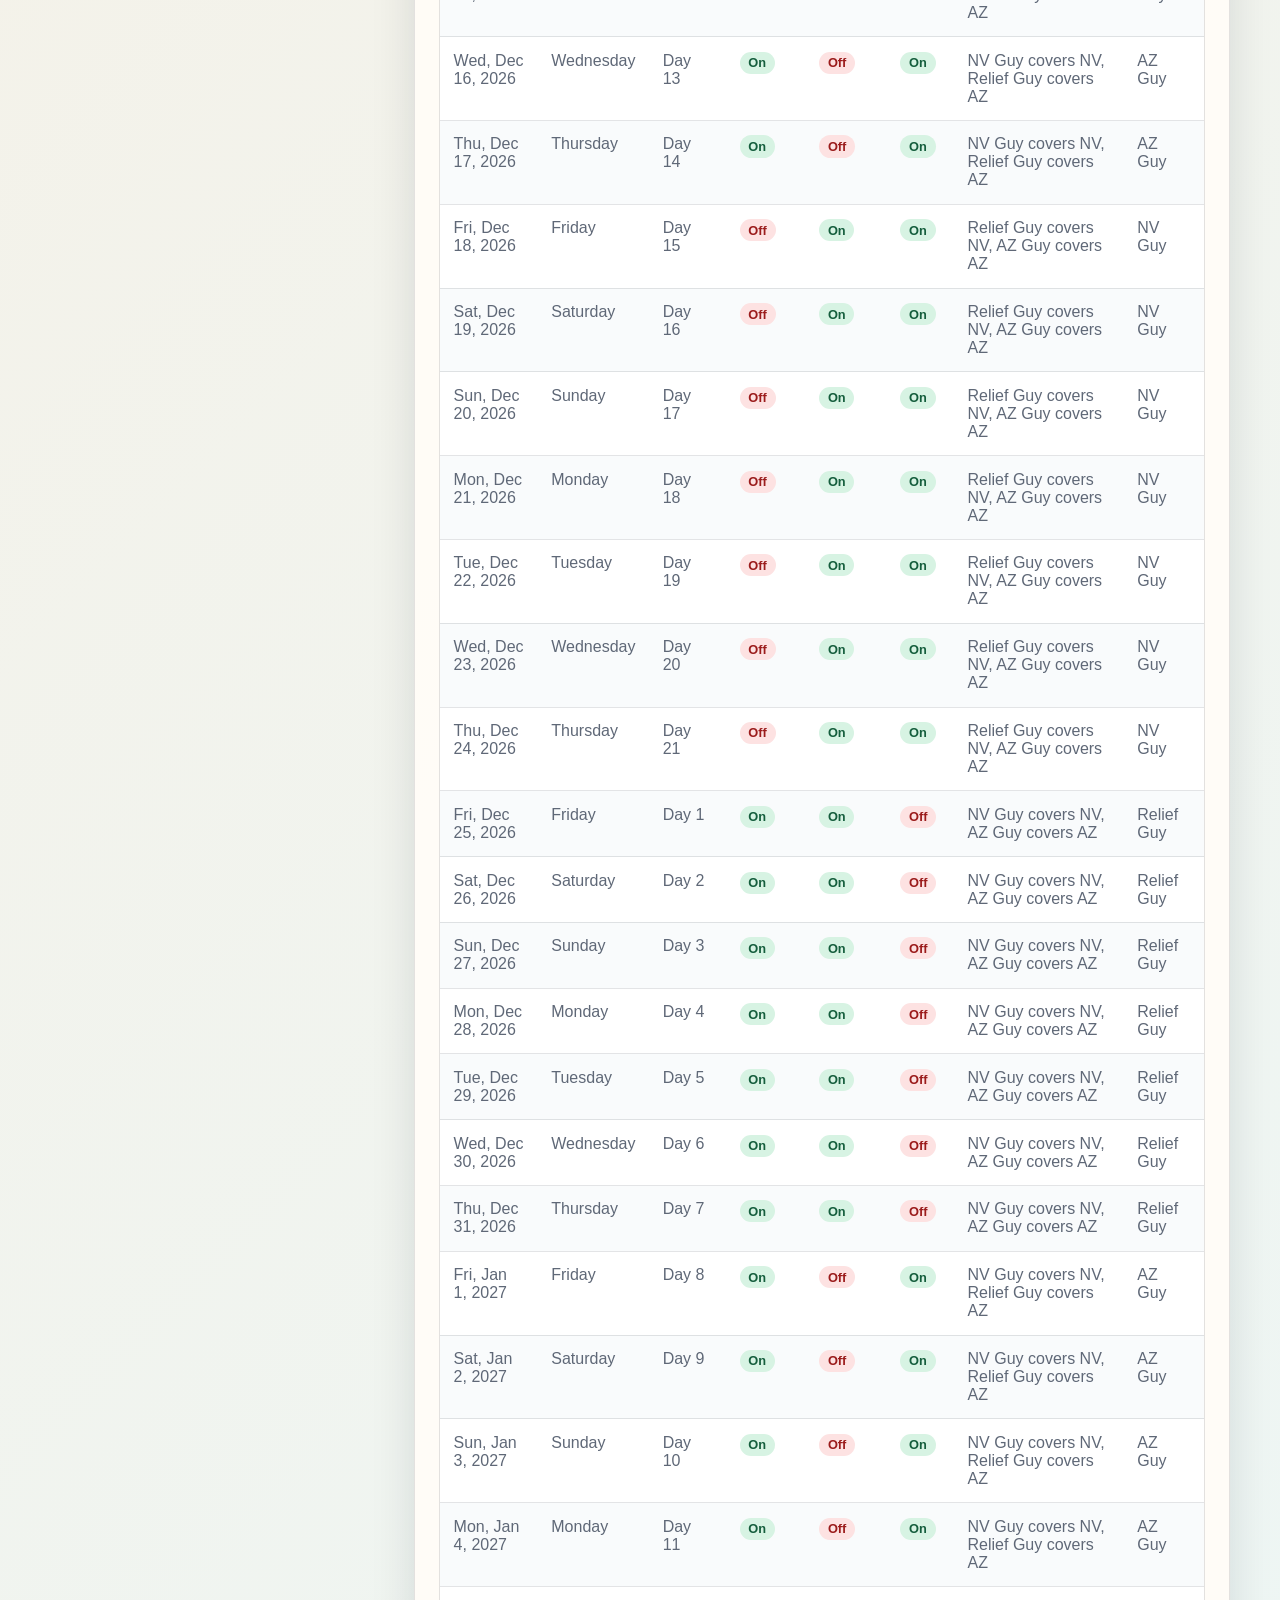
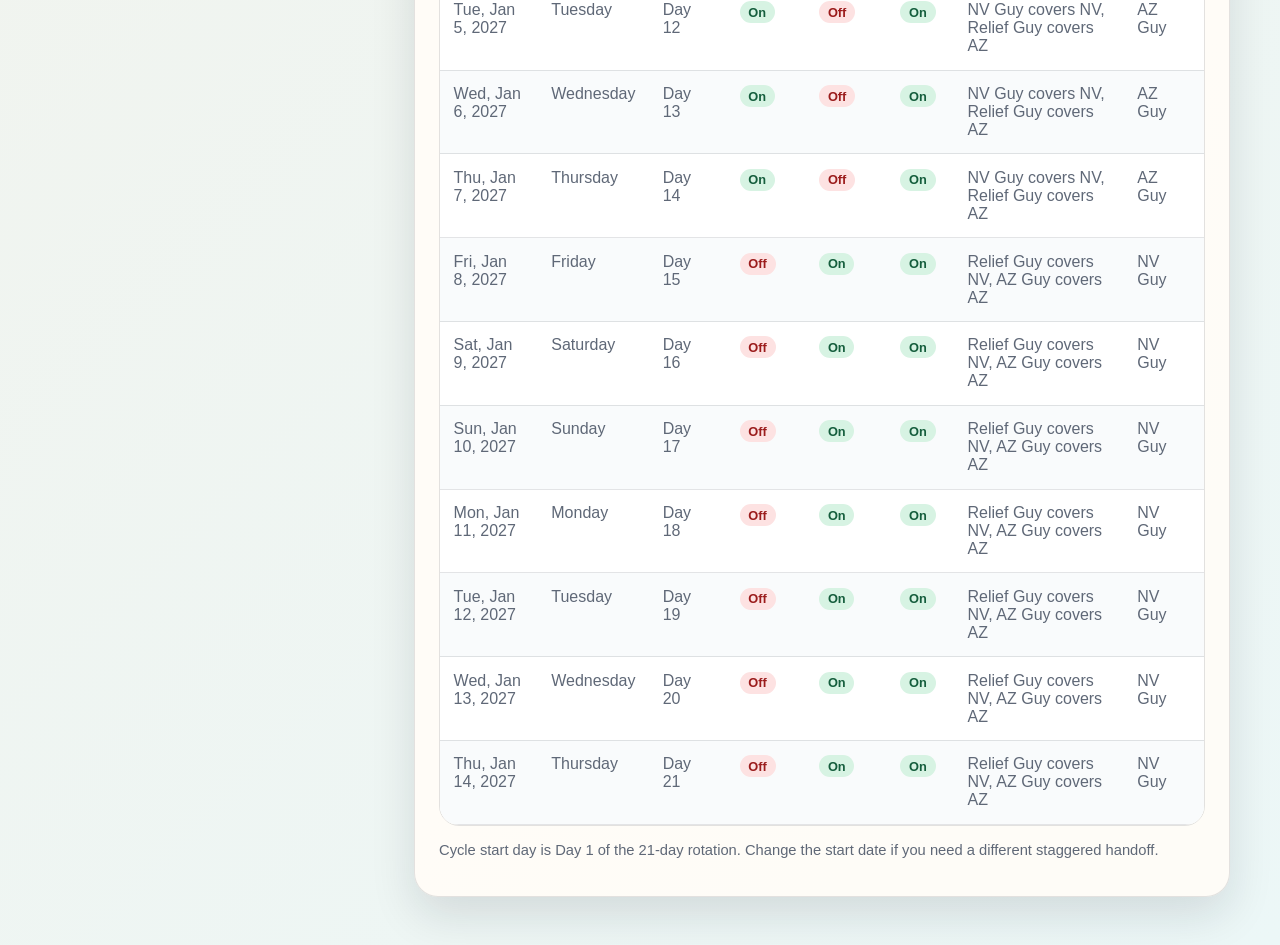
<file: schedule.html>
<!doctype html>
<html lang="en">
  <head>
    <meta charset="utf-8" />
    <meta
      name="viewport"
      content="width=device-width, initial-scale=1, user-scalable=no"
    />
    <title>14 On / 7 Off Schedule Builder</title>
    <style>
      :root {
        --bg: #f4efe6;
        --panel: rgba(255, 252, 247, 0.95);
        --ink: #1e2430;
        --muted: #5f6877;
        --accent: #0e7490;
        --accent-dark: #164e63;
        --line: rgba(30, 36, 48, 0.12);
        --good: #d7f3e3;
        --off: #fde2e2;
        --shadow: 0 18px 45px rgba(17, 24, 39, 0.12);
      }

      * {
        box-sizing: border-box;
      }

      body {
        margin: 0;
        font-family: "Segoe UI", Tahoma, Geneva, Verdana, sans-serif;
        color: var(--ink);
        background:
          radial-gradient(circle at top left, rgba(14, 116, 144, 0.18), transparent 35%),
          linear-gradient(135deg, #f7f0e4 0%, #ecf7f7 100%);
      }

      .page {
        width: min(1180px, calc(100% - 2rem));
        margin: 0 auto;
        padding: 2rem 0 3rem;
      }

      .hero,
      .panel {
        background: var(--panel);
        border: 1px solid var(--line);
        border-radius: 24px;
        box-shadow: var(--shadow);
      }

      .hero {
        padding: 2rem;
        margin-bottom: 1.5rem;
      }

      .eyebrow {
        margin: 0 0 0.6rem;
        text-transform: uppercase;
        letter-spacing: 0.16em;
        font-size: 0.78rem;
        color: var(--accent-dark);
        font-weight: 700;
      }

      h1,
      h2 {
        margin: 0;
      }

      h1 {
        font-size: clamp(2rem, 4vw, 3.5rem);
        line-height: 1;
      }

      .hero p,
      .panel p,
      .rule-list li,
      label,
      td,
      th {
        color: var(--muted);
      }

      .hero-copy {
        max-width: 760px;
        margin-top: 1rem;
        font-size: 1rem;
        line-height: 1.7;
      }

      .legend {
        display: grid;
        grid-template-columns: repeat(auto-fit, minmax(220px, 1fr));
        gap: 0.9rem;
        margin-top: 1.5rem;
      }

      .legend-card,
      .stat-card {
        padding: 1rem 1.1rem;
        border-radius: 18px;
        border: 1px solid var(--line);
      }

      .legend-card strong,
      .stat-card strong {
        display: block;
        color: var(--ink);
        font-size: 1rem;
        margin-bottom: 0.25rem;
      }

      .layout {
        display: grid;
        grid-template-columns: 340px minmax(0, 1fr);
        gap: 1.5rem;
      }

      .panel {
        padding: 1.5rem;
      }

      .controls {
        position: sticky;
        top: 1rem;
        align-self: start;
      }

      .field {
        margin-bottom: 1rem;
      }

      label {
        display: block;
        font-size: 0.95rem;
        margin-bottom: 0.4rem;
        font-weight: 600;
      }

      input,
      select,
      button {
        width: 100%;
        border-radius: 14px;
        border: 1px solid var(--line);
        padding: 0.85rem 0.95rem;
        font: inherit;
      }

      input,
      select {
        background: #fff;
        color: var(--ink);
      }

      button {
        background: linear-gradient(135deg, var(--accent) 0%, var(--accent-dark) 100%);
        color: #fff;
        font-weight: 700;
        cursor: pointer;
        border: none;
        margin-top: 0.2rem;
      }

      button:hover {
        filter: brightness(1.04);
      }

      .secondary {
        background: #fff;
        color: var(--accent-dark);
        border: 1px solid rgba(22, 78, 99, 0.2);
        margin-top: 0.75rem;
      }

      .rule-list {
        margin: 1rem 0 0;
        padding-left: 1.2rem;
        line-height: 1.6;
      }

      .stats {
        display: grid;
        grid-template-columns: repeat(auto-fit, minmax(210px, 1fr));
        gap: 1rem;
        margin-bottom: 1.2rem;
      }

      .stat-card {
        background: rgba(255, 255, 255, 0.72);
      }

      .stat-card .status {
        display: inline-block;
        margin-top: 0.45rem;
        padding: 0.3rem 0.6rem;
        border-radius: 999px;
        font-size: 0.85rem;
        font-weight: 700;
      }

      .status.on {
        background: var(--good);
        color: #155e3d;
      }

      .status.off {
        background: var(--off);
        color: #9b1c1c;
      }

      .table-wrap {
        overflow: auto;
        border-radius: 20px;
        border: 1px solid var(--line);
      }

      table {
        width: 100%;
        border-collapse: collapse;
        min-width: 760px;
        background: #fff;
      }

      th,
      td {
        padding: 0.9rem 0.85rem;
        text-align: left;
        border-bottom: 1px solid var(--line);
        vertical-align: top;
      }

      thead th {
        background: #f8fafc;
        color: var(--ink);
        font-size: 0.92rem;
      }

      tbody tr:nth-child(even) {
        background: rgba(248, 250, 252, 0.8);
      }

      .shift-on,
      .shift-off {
        display: inline-block;
        padding: 0.22rem 0.55rem;
        border-radius: 999px;
        font-size: 0.8rem;
        font-weight: 700;
      }

      .shift-on {
        background: var(--good);
        color: #155e3d;
      }

      .shift-off {
        background: var(--off);
        color: #9b1c1c;
      }

      .footnote {
        margin-top: 1rem;
        font-size: 0.92rem;
        color: var(--muted);
      }

      .nav-link {
        display: inline-flex;
        align-items: center;
        gap: 0.45rem;
        margin-top: 1rem;
        color: var(--accent-dark);
        text-decoration: none;
        font-weight: 700;
      }

      @media (max-width: 960px) {
        .layout {
          grid-template-columns: 1fr;
        }

        .controls {
          position: static;
        }
      }
    </style>
  </head>
  <body>
    <main class="page">
      <section class="hero">
        <p class="eyebrow">Coverage Planner</p>
        <h1>14 On / 7 Off Schedule Builder</h1>
        <p class="hero-copy">
          This app creates a staggered 21-day rotation for three people: one
          assigned to Nevada, one assigned to Arizona, and one relief person
          who covers the other two during their 7-day off blocks.
        </p>

        <div class="legend">
          <div class="legend-card">
            <strong>Days 1-7</strong>
            Relief is off. Nevada and Arizona are both on.
          </div>
          <div class="legend-card">
            <strong>Days 8-14</strong>
            Arizona is off. Relief covers Arizona.
          </div>
          <div class="legend-card">
            <strong>Days 15-21</strong>
            Nevada is off. Relief covers Nevada.
          </div>
        </div>

        <a class="nav-link" href="index.html">Back to Home</a>
      </section>

      <section class="layout">
        <aside class="panel controls">
          <h2>Schedule Inputs</h2>
          <p>Pick a cycle start date and names, then generate the rotation.</p>

          <div class="field">
            <label for="cycleStart">Cycle start date</label>
            <input id="cycleStart" type="date" />
          </div>

          <div class="field">
            <label for="nvName">Nevada person</label>
            <input id="nvName" type="text" value="NV Guy" />
          </div>

          <div class="field">
            <label for="azName">Arizona person</label>
            <input id="azName" type="text" value="AZ Guy" />
          </div>

          <div class="field">
            <label for="reliefName">Relief person</label>
            <input id="reliefName" type="text" value="Relief Guy" />
          </div>

          <div class="field">
            <label for="weeksToShow">Weeks to show</label>
            <select id="weeksToShow">
              <option value="4">4 weeks</option>
              <option value="6" selected>6 weeks</option>
              <option value="8">8 weeks</option>
              <option value="12">12 weeks</option>
            </select>
          </div>

          <button id="buildSchedule" type="button">Build Schedule</button>
          <button id="useToday" type="button" class="secondary">
            Use Today as Start
          </button>

          <ul class="rule-list">
            <li>Each person follows the same 21-day cycle.</li>
            <li>Each person gets 14 days on and 7 days off.</li>
            <li>The relief person fills the off block for AZ and NV.</li>
          </ul>
        </aside>

        <section class="panel">
          <h2>Rotation Output</h2>
          <p id="rangeLabel"></p>

          <div class="stats" id="stats"></div>

          <div class="table-wrap">
            <table>
              <thead>
                <tr>
                  <th>Date</th>
                  <th>Day</th>
                  <th>Cycle Day</th>
                  <th>Nevada</th>
                  <th>Arizona</th>
                  <th>Relief</th>
                  <th>Coverage</th>
                  <th>Off Today</th>
                </tr>
              </thead>
              <tbody id="scheduleBody"></tbody>
            </table>
          </div>

          <p class="footnote" id="footnote"></p>
        </section>
      </section>
    </main>

    <script>
      const DAY_MS = 24 * 60 * 60 * 1000;

      function formatInputDate(date) {
        const local = new Date(date.getTime() - date.getTimezoneOffset() * 60000);
        return local.toISOString().slice(0, 10);
      }

      function parseLocalDate(value) {
        const [year, month, day] = value.split("-").map(Number);
        return new Date(year, month - 1, day);
      }

      function formatLongDate(date) {
        return new Intl.DateTimeFormat("en-US", {
          weekday: "short",
          month: "short",
          day: "numeric",
          year: "numeric",
        }).format(date);
      }

      function formatShortDay(date) {
        return new Intl.DateTimeFormat("en-US", { weekday: "long" }).format(date);
      }

      function cycleDayFromOffset(offset) {
        return (offset % 21) + 1;
      }

      function getDayAssignments(cycleDay, names) {
        if (cycleDay >= 1 && cycleDay <= 7) {
          return {
            nv: "On",
            az: "On",
            relief: "Off",
            coverage: names.nv + " covers NV, " + names.az + " covers AZ",
            offToday: names.relief,
          };
        }

        if (cycleDay >= 8 && cycleDay <= 14) {
          return {
            nv: "On",
            az: "Off",
            relief: "On",
            coverage: names.nv + " covers NV, " + names.relief + " covers AZ",
            offToday: names.az,
          };
        }

        return {
          nv: "Off",
          az: "On",
          relief: "On",
          coverage: names.relief + " covers NV, " + names.az + " covers AZ",
          offToday: names.nv,
        };
      }

      function buildStatusBadge(status) {
        const className = status === "On" ? "shift-on" : "shift-off";
        return '<span class="' + className + '">' + status + "</span>";
      }

      function getTodayStatus(cycleStart, names) {
        const today = new Date();
        const todayLocal = new Date(today.getFullYear(), today.getMonth(), today.getDate());
        const diff = Math.floor((todayLocal - cycleStart) / DAY_MS);
        const cycleDay = cycleDayFromOffset(((diff % 21) + 21) % 21);
        const assignment = getDayAssignments(cycleDay, names);

        return [
          {
            name: names.nv,
            role: "Nevada",
            status: assignment.nv,
            detail: assignment.nv === "On" ? "Working today" : "Off today",
          },
          {
            name: names.az,
            role: "Arizona",
            status: assignment.az,
            detail: assignment.az === "On" ? "Working today" : "Off today",
          },
          {
            name: names.relief,
            role: "Relief",
            status: assignment.relief,
            detail:
              assignment.relief === "On"
                ? "Covering a day off"
                : "Off while NV and AZ both work",
          },
        ];
      }

      function renderStats(cycleStart, names) {
        const stats = document.getElementById("stats");
        const statuses = getTodayStatus(cycleStart, names);

        stats.innerHTML = statuses
          .map(function (item) {
            const statusClass = item.status === "On" ? "on" : "off";
            return (
              '<article class="stat-card">' +
              "<strong>" +
              item.name +
              "</strong>" +
              "<div>" +
              item.role +
              "</div>" +
              '<span class="status ' +
              statusClass +
              '">' +
              item.status +
              "</span>" +
              "<p>" +
              item.detail +
              "</p>" +
              "</article>"
            );
          })
          .join("");
      }

      function renderSchedule() {
        const cycleStartValue = document.getElementById("cycleStart").value;
        const names = {
          nv: document.getElementById("nvName").value.trim() || "NV Guy",
          az: document.getElementById("azName").value.trim() || "AZ Guy",
          relief:
            document.getElementById("reliefName").value.trim() || "Relief Guy",
        };
        const weeksToShow = Number(document.getElementById("weeksToShow").value);
        const cycleStart = parseLocalDate(cycleStartValue);
        const totalDays = weeksToShow * 7;

        const body = document.getElementById("scheduleBody");
        body.innerHTML = "";

        for (let index = 0; index < totalDays; index += 1) {
          const currentDate = new Date(cycleStart.getTime() + index * DAY_MS);
          const cycleDay = cycleDayFromOffset(index);
          const assignments = getDayAssignments(cycleDay, names);

          const row = document.createElement("tr");
          row.innerHTML =
            "<td>" +
            formatLongDate(currentDate) +
            "</td>" +
            "<td>" +
            formatShortDay(currentDate) +
            "</td>" +
            "<td>Day " +
            cycleDay +
            "</td>" +
            "<td>" +
            buildStatusBadge(assignments.nv) +
            "</td>" +
            "<td>" +
            buildStatusBadge(assignments.az) +
            "</td>" +
            "<td>" +
            buildStatusBadge(assignments.relief) +
            "</td>" +
            "<td>" +
            assignments.coverage +
            "</td>" +
            "<td>" +
            assignments.offToday +
            "</td>";

          body.appendChild(row);
        }

        const endDate = new Date(cycleStart.getTime() + (totalDays - 1) * DAY_MS);
        document.getElementById("rangeLabel").textContent =
          "Showing " +
          weeksToShow +
          " weeks starting " +
          formatLongDate(cycleStart) +
          " and ending " +
          formatLongDate(endDate) +
          ".";

        document.getElementById("footnote").textContent =
          "Cycle start day is Day 1 of the 21-day rotation. Change the start date if you need a different staggered handoff.";

        renderStats(cycleStart, names);
      }

      function setStartDate(date) {
        document.getElementById("cycleStart").value = formatInputDate(date);
      }

      document.getElementById("buildSchedule").addEventListener("click", renderSchedule);
      document.getElementById("useToday").addEventListener("click", function () {
        setStartDate(new Date());
        renderSchedule();
      });

      setStartDate(new Date());
      renderSchedule();
    </script>
  </body>
</html>
</file>
<file: assets/css/noscript.css>
/*
	Hyperspace by HTML5 UP
	html5up.net | @ajlkn
	Free for personal and commercial use under the CCA 3.0 license (html5up.net/license)
*/

/* Spotlights */

	.spotlights > section > .image:before {
		opacity: 0 !important;
	}

	.spotlights > section > .content > .inner {
		-moz-transform: none !important;
		-webkit-transform: none !important;
		-ms-transform: none !important;
		transform: none !important;
		opacity: 1 !important;
	}

/* Wrapper */

	.wrapper > .inner {
		opacity: 1 !important;
		-moz-transform: none !important;
		-webkit-transform: none !important;
		-ms-transform: none !important;
		transform: none !important;
	}

/* Sidebar */

	#sidebar > .inner {
		opacity: 1 !important;
	}

	#sidebar nav > ul > li {
		-moz-transform: none !important;
		-webkit-transform: none !important;
		-ms-transform: none !important;
		transform: none !important;
		opacity: 1 !important;
	}
</file>
<file: assets/css/main.css>
@import url(fontawesome-all.min.css);

/*
	Hyperspace by HTML5 UP
	html5up.net | @ajlkn
	Free for personal and commercial use under the CCA 3.0 license (html5up.net/license)
*/

html,
body,
div,
span,
applet,
object,
iframe,
h1,
h2,
h3,
h4,
h5,
h6,
p,
blockquote,
pre,
a,
abbr,
acronym,
address,
big,
cite,
code,
del,
dfn,
em,
img,
ins,
kbd,
q,
s,
samp,
small,
strike,
strong,
sub,
sup,
tt,
var,
b,
u,
i,
center,
dl,
dt,
dd,
ol,
ul,
li,
fieldset,
form,
label,
legend,
table,
caption,
tbody,
tfoot,
thead,
tr,
th,
td,
article,
aside,
canvas,
details,
embed,
figure,
figcaption,
footer,
header,
hgroup,
menu,
nav,
output,
ruby,
section,
summary,
time,
mark,
audio,
video {
  margin: 0;
  padding: 0;
  border: 0;
  font-size: 100%;
  font: inherit;
  vertical-align: baseline;
}

article,
aside,
details,
figcaption,
figure,
footer,
header,
hgroup,
menu,
nav,
section {
  display: block;
}

body {
  line-height: 1;
}

ol,
ul {
  list-style: none;
}

blockquote,
q {
  quotes: none;
}

blockquote:before,
blockquote:after,
q:before,
q:after {
  content: "";
  content: none;
}

table {
  border-collapse: collapse;
  border-spacing: 0;
}

body {
  -webkit-text-size-adjust: none;
}

mark {
  background-color: transparent;
  color: inherit;
}

input::-moz-focus-inner {
  border: 0;
  padding: 0;
}

input,
select,
textarea {
  -moz-appearance: none;
  -webkit-appearance: none;
  -ms-appearance: none;
  appearance: none;
}

/* Basic */

@-ms-viewport {
  width: device-width;
}

body {
  -ms-overflow-style: scrollbar;
}

@media screen and (max-width: 480px) {
  html,
  body {
    min-width: 320px;
  }
}

html {
  box-sizing: border-box;
}

*,
*:before,
*:after {
  box-sizing: inherit;
}

body {
  background: #f4f8ff;
}

body.is-preload *,
body.is-preload *:before,
body.is-preload *:after {
  -moz-animation: none !important;
  -webkit-animation: none !important;
  -ms-animation: none !important;
  animation: none !important;
  -moz-transition: none !important;
  -webkit-transition: none !important;
  -ms-transition: none !important;
  transition: none !important;
}

/* Type */

body,
input,
select,
textarea {
  color: rgba(210, 230, 255, 0.6);
  font-family: Arial, Helvetica, sans-serif;
  font-size: 16.5pt;
  font-weight: normal;
  line-height: 1.75;
}

@media screen and (max-width: 1680px) {
  body,
  input,
  select,
  textarea {
    font-size: 13pt;
  }
}

@media screen and (max-width: 1280px) {
  body,
  input,
  select,
  textarea {
    font-size: 12pt;
  }
}

@media screen and (max-width: 360px) {
  body,
  input,
  select,
  textarea {
    font-size: 11pt;
  }
}

a {
  -moz-transition:
    color 0.2s ease,
    border-bottom-color 0.2s ease;
  -webkit-transition:
    color 0.2s ease,
    border-bottom-color 0.2s ease;
  -ms-transition:
    color 0.2s ease,
    border-bottom-color 0.2s ease;
  transition:
    color 0.2s ease,
    border-bottom-color 0.2s ease;
  border-bottom: dotted 1px rgba(210, 230, 255, 0.6);
  color: inherit;
  text-decoration: none;
}

a:hover {
  border-bottom-color: transparent;
  color: #ffffff;
}

strong,
b {
  color: #ffffff;
  font-weight: bold;
}

em,
i {
  font-style: italic;
}

p {
  margin: 0 0 2em 0;
}

h1,
h2,
h3,
h4,
h5,
h6 {
  color: #ffffff;
  font-weight: bold;
  line-height: 1.5;
  margin: 0 0 0.5em 0;
}

h1 a,
h2 a,
h3 a,
h4 a,
h5 a,
h6 a {
  color: inherit;
  text-decoration: none;
}

h1 {
  font-size: 2.75em;
}

h1.major {
  margin: 0 0 1.3em 0;
  position: relative;
  padding-bottom: 0.35em;
}

h1.major:after {
  background-image: -moz-linear-gradient(to right, #3f8efc, #6bbcff);
  background-image: -webkit-linear-gradient(to right, #3f8efc, #6bbcff);
  background-image: -ms-linear-gradient(to right, #3f8efc, #6bbcff);
  background-image: linear-gradient(to right, #3f8efc, #6bbcff);
  -moz-transition: max-width 0.2s ease;
  -webkit-transition: max-width 0.2s ease;
  -ms-transition: max-width 0.2s ease;
  transition: max-width 0.2s ease;
  border-radius: 0.2em;
  bottom: 0;
  content: "";
  height: 0.05em;
  position: absolute;
  right: 0;
  width: 100%;
}

h2 {
  font-size: 1.75em;
}

h3 {
  font-size: 1.1em;
}

h4 {
  font-size: 1em;
}

h5 {
  font-size: 0.8em;
}

h6 {
  font-size: 0.6em;
}

@media screen and (max-width: 736px) {
  h1 {
    font-size: 2em;
  }

  h2 {
    font-size: 1.25em;
  }

  h3 {
    font-size: 1em;
  }

  h4 {
    font-size: 0.8em;
  }

  h5 {
    font-size: 0.6em;
  }

  h6 {
    font-size: 0.6em;
  }
}

sub {
  font-size: 0.8em;
  position: relative;
  top: 0.5em;
}

sup {
  font-size: 0.8em;
  position: relative;
  top: -0.5em;
}

blockquote {
  border-left: solid 4px rgba(210, 230, 255, 0.15);
  font-style: italic;
  margin: 0 0 2em 0;
  padding: 0.5em 0 0.5em 2em;
}

code {
  background: rgba(210, 230, 255, 0.05);
  border-radius: 0.25em;
  border: solid 1px rgba(210, 230, 255, 0.15);
  font-family: "Courier New", monospace;
  font-size: 0.9em;
  margin: 0 0.25em;
  padding: 0.25em 0.65em;
}

pre {
  -webkit-overflow-scrolling: touch;
  font-family: "Courier New", monospace;
  font-size: 0.9em;
  margin: 0 0 2em 0;
}

pre code {
  display: block;
  line-height: 1.75em;
  padding: 1em 1.5em;
  overflow-x: auto;
}

hr {
  border: 0;
  border-bottom: solid 1px rgba(210, 230, 255, 0.15);
  margin: 2em 0;
}

hr.major {
  margin: 3em 0;
}

.align-left {
  text-align: left;
}

.align-center {
  text-align: center;
}

.align-right {
  text-align: right;
}

/* Row */

.row {
  display: flex;
  flex-wrap: wrap;
  box-sizing: border-box;
  align-items: stretch;
}

.row > * {
  box-sizing: border-box;
}

.row.gtr-uniform > * > :last-child {
  margin-bottom: 0;
}

.row.aln-left {
  justify-content: flex-start;
}

.row.aln-center {
  justify-content: center;
}

.row.aln-right {
  justify-content: flex-end;
}

.row.aln-top {
  align-items: flex-start;
}

.row.aln-middle {
  align-items: center;
}

.row.aln-bottom {
  align-items: flex-end;
}

.row > .imp {
  order: -1;
}

.row > .col-1 {
  width: 8.33333%;
}

.row > .off-1 {
  margin-left: 8.33333%;
}

.row > .col-2 {
  width: 16.66667%;
}

.row > .off-2 {
  margin-left: 16.66667%;
}

.row > .col-3 {
  width: 25%;
}

.row > .off-3 {
  margin-left: 25%;
}

.row > .col-4 {
  width: 33.33333%;
}

.row > .off-4 {
  margin-left: 33.33333%;
}

.row > .col-5 {
  width: 41.66667%;
}

.row > .off-5 {
  margin-left: 41.66667%;
}

.row > .col-6 {
  width: 50%;
}

.row > .off-6 {
  margin-left: 50%;
}

.row > .col-7 {
  width: 58.33333%;
}

.row > .off-7 {
  margin-left: 58.33333%;
}

.row > .col-8 {
  width: 66.66667%;
}

.row > .off-8 {
  margin-left: 66.66667%;
}

.row > .col-9 {
  width: 75%;
}

.row > .off-9 {
  margin-left: 75%;
}

.row > .col-10 {
  width: 83.33333%;
}

.row > .off-10 {
  margin-left: 83.33333%;
}

.row > .col-11 {
  width: 91.66667%;
}

.row > .off-11 {
  margin-left: 91.66667%;
}

.row > .col-12 {
  width: 100%;
}

.row > .off-12 {
  margin-left: 100%;
}

.row.gtr-0 {
  margin-top: 0;
  margin-left: 0em;
}

.row.gtr-0 > * {
  padding: 0 0 0 0em;
}

.row.gtr-0.gtr-uniform {
  margin-top: 0em;
}

.row.gtr-0.gtr-uniform > * {
  padding-top: 0em;
}

.row.gtr-25 {
  margin-top: 0;
  margin-left: -0.375em;
}

.row.gtr-25 > * {
  padding: 0 0 0 0.375em;
}

.row.gtr-25.gtr-uniform {
  margin-top: -0.375em;
}

.row.gtr-25.gtr-uniform > * {
  padding-top: 0.375em;
}

.row.gtr-50 {
  margin-top: 0;
  margin-left: -0.75em;
}

.row.gtr-50 > * {
  padding: 0 0 0 0.75em;
}

.row.gtr-50.gtr-uniform {
  margin-top: -0.75em;
}

.row.gtr-50.gtr-uniform > * {
  padding-top: 0.75em;
}

.row {
  margin-top: 0;
  margin-left: -1.5em;
}

.row > * {
  padding: 0 0 0 1.5em;
}

.row.gtr-uniform {
  margin-top: -1.5em;
}

.row.gtr-uniform > * {
  padding-top: 1.5em;
}

.row.gtr-150 {
  margin-top: 0;
  margin-left: -2.25em;
}

.row.gtr-150 > * {
  padding: 0 0 0 2.25em;
}

.row.gtr-150.gtr-uniform {
  margin-top: -2.25em;
}

.row.gtr-150.gtr-uniform > * {
  padding-top: 2.25em;
}

.row.gtr-200 {
  margin-top: 0;
  margin-left: -3em;
}

.row.gtr-200 > * {
  padding: 0 0 0 3em;
}

.row.gtr-200.gtr-uniform {
  margin-top: -3em;
}

.row.gtr-200.gtr-uniform > * {
  padding-top: 3em;
}

@media screen and (max-width: 1680px) {
  .row {
    display: flex;
    flex-wrap: wrap;
    box-sizing: border-box;
    align-items: stretch;
  }

  .row > * {
    box-sizing: border-box;
  }

  .row.gtr-uniform > * > :last-child {
    margin-bottom: 0;
  }

  .row.aln-left {
    justify-content: flex-start;
  }

  .row.aln-center {
    justify-content: center;
  }

  .row.aln-right {
    justify-content: flex-end;
  }

  .row.aln-top {
    align-items: flex-start;
  }

  .row.aln-middle {
    align-items: center;
  }

  .row.aln-bottom {
    align-items: flex-end;
  }

  .row > .imp-xlarge {
    order: -1;
  }

  .row > .col-1-xlarge {
    width: 8.33333%;
  }

  .row > .off-1-xlarge {
    margin-left: 8.33333%;
  }

  .row > .col-2-xlarge {
    width: 16.66667%;
  }

  .row > .off-2-xlarge {
    margin-left: 16.66667%;
  }

  .row > .col-3-xlarge {
    width: 25%;
  }

  .row > .off-3-xlarge {
    margin-left: 25%;
  }

  .row > .col-4-xlarge {
    width: 33.33333%;
  }

  .row > .off-4-xlarge {
    margin-left: 33.33333%;
  }

  .row > .col-5-xlarge {
    width: 41.66667%;
  }

  .row > .off-5-xlarge {
    margin-left: 41.66667%;
  }

  .row > .col-6-xlarge {
    width: 50%;
  }

  .row > .off-6-xlarge {
    margin-left: 50%;
  }

  .row > .col-7-xlarge {
    width: 58.33333%;
  }

  .row > .off-7-xlarge {
    margin-left: 58.33333%;
  }

  .row > .col-8-xlarge {
    width: 66.66667%;
  }

  .row > .off-8-xlarge {
    margin-left: 66.66667%;
  }

  .row > .col-9-xlarge {
    width: 75%;
  }

  .row > .off-9-xlarge {
    margin-left: 75%;
  }

  .row > .col-10-xlarge {
    width: 83.33333%;
  }

  .row > .off-10-xlarge {
    margin-left: 83.33333%;
  }

  .row > .col-11-xlarge {
    width: 91.66667%;
  }

  .row > .off-11-xlarge {
    margin-left: 91.66667%;
  }

  .row > .col-12-xlarge {
    width: 100%;
  }

  .row > .off-12-xlarge {
    margin-left: 100%;
  }

  .row.gtr-0 {
    margin-top: 0;
    margin-left: 0em;
  }

  .row.gtr-0 > * {
    padding: 0 0 0 0em;
  }

  .row.gtr-0.gtr-uniform {
    margin-top: 0em;
  }

  .row.gtr-0.gtr-uniform > * {
    padding-top: 0em;
  }

  .row.gtr-25 {
    margin-top: 0;
    margin-left: -0.375em;
  }

  .row.gtr-25 > * {
    padding: 0 0 0 0.375em;
  }

  .row.gtr-25.gtr-uniform {
    margin-top: -0.375em;
  }

  .row.gtr-25.gtr-uniform > * {
    padding-top: 0.375em;
  }

  .row.gtr-50 {
    margin-top: 0;
    margin-left: -0.75em;
  }

  .row.gtr-50 > * {
    padding: 0 0 0 0.75em;
  }

  .row.gtr-50.gtr-uniform {
    margin-top: -0.75em;
  }

  .row.gtr-50.gtr-uniform > * {
    padding-top: 0.75em;
  }

  .row {
    margin-top: 0;
    margin-left: -1.5em;
  }

  .row > * {
    padding: 0 0 0 1.5em;
  }

  .row.gtr-uniform {
    margin-top: -1.5em;
  }

  .row.gtr-uniform > * {
    padding-top: 1.5em;
  }

  .row.gtr-150 {
    margin-top: 0;
    margin-left: -2.25em;
  }

  .row.gtr-150 > * {
    padding: 0 0 0 2.25em;
  }

  .row.gtr-150.gtr-uniform {
    margin-top: -2.25em;
  }

  .row.gtr-150.gtr-uniform > * {
    padding-top: 2.25em;
  }

  .row.gtr-200 {
    margin-top: 0;
    margin-left: -3em;
  }

  .row.gtr-200 > * {
    padding: 0 0 0 3em;
  }

  .row.gtr-200.gtr-uniform {
    margin-top: -3em;
  }

  .row.gtr-200.gtr-uniform > * {
    padding-top: 3em;
  }
}

@media screen and (max-width: 1280px) {
  .row {
    display: flex;
    flex-wrap: wrap;
    box-sizing: border-box;
    align-items: stretch;
  }

  .row > * {
    box-sizing: border-box;
  }

  .row.gtr-uniform > * > :last-child {
    margin-bottom: 0;
  }

  .row.aln-left {
    justify-content: flex-start;
  }

  .row.aln-center {
    justify-content: center;
  }

  .row.aln-right {
    justify-content: flex-end;
  }

  .row.aln-top {
    align-items: flex-start;
  }

  .row.aln-middle {
    align-items: center;
  }

  .row.aln-bottom {
    align-items: flex-end;
  }

  .row > .imp-large {
    order: -1;
  }

  .row > .col-1-large {
    width: 8.33333%;
  }

  .row > .off-1-large {
    margin-left: 8.33333%;
  }

  .row > .col-2-large {
    width: 16.66667%;
  }

  .row > .off-2-large {
    margin-left: 16.66667%;
  }

  .row > .col-3-large {
    width: 25%;
  }

  .row > .off-3-large {
    margin-left: 25%;
  }

  .row > .col-4-large {
    width: 33.33333%;
  }

  .row > .off-4-large {
    margin-left: 33.33333%;
  }

  .row > .col-5-large {
    width: 41.66667%;
  }

  .row > .off-5-large {
    margin-left: 41.66667%;
  }

  .row > .col-6-large {
    width: 50%;
  }

  .row > .off-6-large {
    margin-left: 50%;
  }

  .row > .col-7-large {
    width: 58.33333%;
  }

  .row > .off-7-large {
    margin-left: 58.33333%;
  }

  .row > .col-8-large {
    width: 66.66667%;
  }

  .row > .off-8-large {
    margin-left: 66.66667%;
  }

  .row > .col-9-large {
    width: 75%;
  }

  .row > .off-9-large {
    margin-left: 75%;
  }

  .row > .col-10-large {
    width: 83.33333%;
  }

  .row > .off-10-large {
    margin-left: 83.33333%;
  }

  .row > .col-11-large {
    width: 91.66667%;
  }

  .row > .off-11-large {
    margin-left: 91.66667%;
  }

  .row > .col-12-large {
    width: 100%;
  }

  .row > .off-12-large {
    margin-left: 100%;
  }

  .row.gtr-0 {
    margin-top: 0;
    margin-left: 0em;
  }

  .row.gtr-0 > * {
    padding: 0 0 0 0em;
  }

  .row.gtr-0.gtr-uniform {
    margin-top: 0em;
  }

  .row.gtr-0.gtr-uniform > * {
    padding-top: 0em;
  }

  .row.gtr-25 {
    margin-top: 0;
    margin-left: -0.375em;
  }

  .row.gtr-25 > * {
    padding: 0 0 0 0.375em;
  }

  .row.gtr-25.gtr-uniform {
    margin-top: -0.375em;
  }

  .row.gtr-25.gtr-uniform > * {
    padding-top: 0.375em;
  }

  .row.gtr-50 {
    margin-top: 0;
    margin-left: -0.75em;
  }

  .row.gtr-50 > * {
    padding: 0 0 0 0.75em;
  }

  .row.gtr-50.gtr-uniform {
    margin-top: -0.75em;
  }

  .row.gtr-50.gtr-uniform > * {
    padding-top: 0.75em;
  }

  .row {
    margin-top: 0;
    margin-left: -1.5em;
  }

  .row > * {
    padding: 0 0 0 1.5em;
  }

  .row.gtr-uniform {
    margin-top: -1.5em;
  }

  .row.gtr-uniform > * {
    padding-top: 1.5em;
  }

  .row.gtr-150 {
    margin-top: 0;
    margin-left: -2.25em;
  }

  .row.gtr-150 > * {
    padding: 0 0 0 2.25em;
  }

  .row.gtr-150.gtr-uniform {
    margin-top: -2.25em;
  }

  .row.gtr-150.gtr-uniform > * {
    padding-top: 2.25em;
  }

  .row.gtr-200 {
    margin-top: 0;
    margin-left: -3em;
  }

  .row.gtr-200 > * {
    padding: 0 0 0 3em;
  }

  .row.gtr-200.gtr-uniform {
    margin-top: -3em;
  }

  .row.gtr-200.gtr-uniform > * {
    padding-top: 3em;
  }
}

@media screen and (max-width: 980px) {
  .row {
    display: flex;
    flex-wrap: wrap;
    box-sizing: border-box;
    align-items: stretch;
  }

  .row > * {
    box-sizing: border-box;
  }

  .row.gtr-uniform > * > :last-child {
    margin-bottom: 0;
  }

  .row.aln-left {
    justify-content: flex-start;
  }

  .row.aln-center {
    justify-content: center;
  }

  .row.aln-right {
    justify-content: flex-end;
  }

  .row.aln-top {
    align-items: flex-start;
  }

  .row.aln-middle {
    align-items: center;
  }

  .row.aln-bottom {
    align-items: flex-end;
  }

  .row > .imp-medium {
    order: -1;
  }

  .row > .col-1-medium {
    width: 8.33333%;
  }

  .row > .off-1-medium {
    margin-left: 8.33333%;
  }

  .row > .col-2-medium {
    width: 16.66667%;
  }

  .row > .off-2-medium {
    margin-left: 16.66667%;
  }

  .row > .col-3-medium {
    width: 25%;
  }

  .row > .off-3-medium {
    margin-left: 25%;
  }

  .row > .col-4-medium {
    width: 33.33333%;
  }

  .row > .off-4-medium {
    margin-left: 33.33333%;
  }

  .row > .col-5-medium {
    width: 41.66667%;
  }

  .row > .off-5-medium {
    margin-left: 41.66667%;
  }

  .row > .col-6-medium {
    width: 50%;
  }

  .row > .off-6-medium {
    margin-left: 50%;
  }

  .row > .col-7-medium {
    width: 58.33333%;
  }

  .row > .off-7-medium {
    margin-left: 58.33333%;
  }

  .row > .col-8-medium {
    width: 66.66667%;
  }

  .row > .off-8-medium {
    margin-left: 66.66667%;
  }

  .row > .col-9-medium {
    width: 75%;
  }

  .row > .off-9-medium {
    margin-left: 75%;
  }

  .row > .col-10-medium {
    width: 83.33333%;
  }

  .row > .off-10-medium {
    margin-left: 83.33333%;
  }

  .row > .col-11-medium {
    width: 91.66667%;
  }

  .row > .off-11-medium {
    margin-left: 91.66667%;
  }

  .row > .col-12-medium {
    width: 100%;
  }

  .row > .off-12-medium {
    margin-left: 100%;
  }

  .row.gtr-0 {
    margin-top: 0;
    margin-left: 0em;
  }

  .row.gtr-0 > * {
    padding: 0 0 0 0em;
  }

  .row.gtr-0.gtr-uniform {
    margin-top: 0em;
  }

  .row.gtr-0.gtr-uniform > * {
    padding-top: 0em;
  }

  .row.gtr-25 {
    margin-top: 0;
    margin-left: -0.375em;
  }

  .row.gtr-25 > * {
    padding: 0 0 0 0.375em;
  }

  .row.gtr-25.gtr-uniform {
    margin-top: -0.375em;
  }

  .row.gtr-25.gtr-uniform > * {
    padding-top: 0.375em;
  }

  .row.gtr-50 {
    margin-top: 0;
    margin-left: -0.75em;
  }

  .row.gtr-50 > * {
    padding: 0 0 0 0.75em;
  }

  .row.gtr-50.gtr-uniform {
    margin-top: -0.75em;
  }

  .row.gtr-50.gtr-uniform > * {
    padding-top: 0.75em;
  }

  .row {
    margin-top: 0;
    margin-left: -1.5em;
  }

  .row > * {
    padding: 0 0 0 1.5em;
  }

  .row.gtr-uniform {
    margin-top: -1.5em;
  }

  .row.gtr-uniform > * {
    padding-top: 1.5em;
  }

  .row.gtr-150 {
    margin-top: 0;
    margin-left: -2.25em;
  }

  .row.gtr-150 > * {
    padding: 0 0 0 2.25em;
  }

  .row.gtr-150.gtr-uniform {
    margin-top: -2.25em;
  }

  .row.gtr-150.gtr-uniform > * {
    padding-top: 2.25em;
  }

  .row.gtr-200 {
    margin-top: 0;
    margin-left: -3em;
  }

  .row.gtr-200 > * {
    padding: 0 0 0 3em;
  }

  .row.gtr-200.gtr-uniform {
    margin-top: -3em;
  }

  .row.gtr-200.gtr-uniform > * {
    padding-top: 3em;
  }
}

@media screen and (max-width: 736px) {
  .row {
    display: flex;
    flex-wrap: wrap;
    box-sizing: border-box;
    align-items: stretch;
  }

  .row > * {
    box-sizing: border-box;
  }

  .row.gtr-uniform > * > :last-child {
    margin-bottom: 0;
  }

  .row.aln-left {
    justify-content: flex-start;
  }

  .row.aln-center {
    justify-content: center;
  }

  .row.aln-right {
    justify-content: flex-end;
  }

  .row.aln-top {
    align-items: flex-start;
  }

  .row.aln-middle {
    align-items: center;
  }

  .row.aln-bottom {
    align-items: flex-end;
  }

  .row > .imp-small {
    order: -1;
  }

  .row > .col-1-small {
    width: 8.33333%;
  }

  .row > .off-1-small {
    margin-left: 8.33333%;
  }

  .row > .col-2-small {
    width: 16.66667%;
  }

  .row > .off-2-small {
    margin-left: 16.66667%;
  }

  .row > .col-3-small {
    width: 25%;
  }

  .row > .off-3-small {
    margin-left: 25%;
  }

  .row > .col-4-small {
    width: 33.33333%;
  }

  .row > .off-4-small {
    margin-left: 33.33333%;
  }

  .row > .col-5-small {
    width: 41.66667%;
  }

  .row > .off-5-small {
    margin-left: 41.66667%;
  }

  .row > .col-6-small {
    width: 50%;
  }

  .row > .off-6-small {
    margin-left: 50%;
  }

  .row > .col-7-small {
    width: 58.33333%;
  }

  .row > .off-7-small {
    margin-left: 58.33333%;
  }

  .row > .col-8-small {
    width: 66.66667%;
  }

  .row > .off-8-small {
    margin-left: 66.66667%;
  }

  .row > .col-9-small {
    width: 75%;
  }

  .row > .off-9-small {
    margin-left: 75%;
  }

  .row > .col-10-small {
    width: 83.33333%;
  }

  .row > .off-10-small {
    margin-left: 83.33333%;
  }

  .row > .col-11-small {
    width: 91.66667%;
  }

  .row > .off-11-small {
    margin-left: 91.66667%;
  }

  .row > .col-12-small {
    width: 100%;
  }

  .row > .off-12-small {
    margin-left: 100%;
  }

  .row.gtr-0 {
    margin-top: 0;
    margin-left: 0em;
  }

  .row.gtr-0 > * {
    padding: 0 0 0 0em;
  }

  .row.gtr-0.gtr-uniform {
    margin-top: 0em;
  }

  .row.gtr-0.gtr-uniform > * {
    padding-top: 0em;
  }

  .row.gtr-25 {
    margin-top: 0;
    margin-left: -0.375em;
  }

  .row.gtr-25 > * {
    padding: 0 0 0 0.375em;
  }

  .row.gtr-25.gtr-uniform {
    margin-top: -0.375em;
  }

  .row.gtr-25.gtr-uniform > * {
    padding-top: 0.375em;
  }

  .row.gtr-50 {
    margin-top: 0;
    margin-left: -0.75em;
  }

  .row.gtr-50 > * {
    padding: 0 0 0 0.75em;
  }

  .row.gtr-50.gtr-uniform {
    margin-top: -0.75em;
  }

  .row.gtr-50.gtr-uniform > * {
    padding-top: 0.75em;
  }

  .row {
    margin-top: 0;
    margin-left: -1.5em;
  }

  .row > * {
    padding: 0 0 0 1.5em;
  }

  .row.gtr-uniform {
    margin-top: -1.5em;
  }

  .row.gtr-uniform > * {
    padding-top: 1.5em;
  }

  .row.gtr-150 {
    margin-top: 0;
    margin-left: -2.25em;
  }

  .row.gtr-150 > * {
    padding: 0 0 0 2.25em;
  }

  .row.gtr-150.gtr-uniform {
    margin-top: -2.25em;
  }

  .row.gtr-150.gtr-uniform > * {
    padding-top: 2.25em;
  }

  .row.gtr-200 {
    margin-top: 0;
    margin-left: -3em;
  }

  .row.gtr-200 > * {
    padding: 0 0 0 3em;
  }

  .row.gtr-200.gtr-uniform {
    margin-top: -3em;
  }

  .row.gtr-200.gtr-uniform > * {
    padding-top: 3em;
  }
}

@media screen and (max-width: 480px) {
  .row {
    display: flex;
    flex-wrap: wrap;
    box-sizing: border-box;
    align-items: stretch;
  }

  .row > * {
    box-sizing: border-box;
  }

  .row.gtr-uniform > * > :last-child {
    margin-bottom: 0;
  }

  .row.aln-left {
    justify-content: flex-start;
  }

  .row.aln-center {
    justify-content: center;
  }

  .row.aln-right {
    justify-content: flex-end;
  }

  .row.aln-top {
    align-items: flex-start;
  }

  .row.aln-middle {
    align-items: center;
  }

  .row.aln-bottom {
    align-items: flex-end;
  }

  .row > .imp-xsmall {
    order: -1;
  }

  .row > .col-1-xsmall {
    width: 8.33333%;
  }

  .row > .off-1-xsmall {
    margin-left: 8.33333%;
  }

  .row > .col-2-xsmall {
    width: 16.66667%;
  }

  .row > .off-2-xsmall {
    margin-left: 16.66667%;
  }

  .row > .col-3-xsmall {
    width: 25%;
  }

  .row > .off-3-xsmall {
    margin-left: 25%;
  }

  .row > .col-4-xsmall {
    width: 33.33333%;
  }

  .row > .off-4-xsmall {
    margin-left: 33.33333%;
  }

  .row > .col-5-xsmall {
    width: 41.66667%;
  }

  .row > .off-5-xsmall {
    margin-left: 41.66667%;
  }

  .row > .col-6-xsmall {
    width: 50%;
  }

  .row > .off-6-xsmall {
    margin-left: 50%;
  }

  .row > .col-7-xsmall {
    width: 58.33333%;
  }

  .row > .off-7-xsmall {
    margin-left: 58.33333%;
  }

  .row > .col-8-xsmall {
    width: 66.66667%;
  }

  .row > .off-8-xsmall {
    margin-left: 66.66667%;
  }

  .row > .col-9-xsmall {
    width: 75%;
  }

  .row > .off-9-xsmall {
    margin-left: 75%;
  }

  .row > .col-10-xsmall {
    width: 83.33333%;
  }

  .row > .off-10-xsmall {
    margin-left: 83.33333%;
  }

  .row > .col-11-xsmall {
    width: 91.66667%;
  }

  .row > .off-11-xsmall {
    margin-left: 91.66667%;
  }

  .row > .col-12-xsmall {
    width: 100%;
  }

  .row > .off-12-xsmall {
    margin-left: 100%;
  }

  .row.gtr-0 {
    margin-top: 0;
    margin-left: 0em;
  }

  .row.gtr-0 > * {
    padding: 0 0 0 0em;
  }

  .row.gtr-0.gtr-uniform {
    margin-top: 0em;
  }

  .row.gtr-0.gtr-uniform > * {
    padding-top: 0em;
  }

  .row.gtr-25 {
    margin-top: 0;
    margin-left: -0.375em;
  }

  .row.gtr-25 > * {
    padding: 0 0 0 0.375em;
  }

  .row.gtr-25.gtr-uniform {
    margin-top: -0.375em;
  }

  .row.gtr-25.gtr-uniform > * {
    padding-top: 0.375em;
  }

  .row.gtr-50 {
    margin-top: 0;
    margin-left: -0.75em;
  }

  .row.gtr-50 > * {
    padding: 0 0 0 0.75em;
  }

  .row.gtr-50.gtr-uniform {
    margin-top: -0.75em;
  }

  .row.gtr-50.gtr-uniform > * {
    padding-top: 0.75em;
  }

  .row {
    margin-top: 0;
    margin-left: -1.5em;
  }

  .row > * {
    padding: 0 0 0 1.5em;
  }

  .row.gtr-uniform {
    margin-top: -1.5em;
  }

  .row.gtr-uniform > * {
    padding-top: 1.5em;
  }

  .row.gtr-150 {
    margin-top: 0;
    margin-left: -2.25em;
  }

  .row.gtr-150 > * {
    padding: 0 0 0 2.25em;
  }

  .row.gtr-150.gtr-uniform {
    margin-top: -2.25em;
  }

  .row.gtr-150.gtr-uniform > * {
    padding-top: 2.25em;
  }

  .row.gtr-200 {
    margin-top: 0;
    margin-left: -3em;
  }

  .row.gtr-200 > * {
    padding: 0 0 0 3em;
  }

  .row.gtr-200.gtr-uniform {
    margin-top: -3em;
  }

  .row.gtr-200.gtr-uniform > * {
    padding-top: 3em;
  }
}

/* Box */

.box {
  border-radius: 0.25em;
  border: solid 1px rgba(210, 230, 255, 0.15);
  margin-bottom: 2em;
  padding: 1.5em;
}

.box > :last-child,
.box > :last-child > :last-child,
.box > :last-child > :last-child > :last-child {
  margin-bottom: 0;
}

.box.alt {
  border: 0;
  border-radius: 0;
  padding: 0;
}

/* Button */

input[type="submit"],
input[type="reset"],
input[type="button"],
button,
.button {
  -moz-appearance: none;
  -webkit-appearance: none;
  -ms-appearance: none;
  appearance: none;
  -moz-transition: border-color 0.2s ease;
  -webkit-transition: border-color 0.2s ease;
  -ms-transition: border-color 0.2s ease;
  transition: border-color 0.2s ease;
  background-color: rgba(255, 255, 255, 0.06);
  border: solid 1px !important;
  border-color: rgba(210, 230, 255, 0.35) !important;
  border-radius: 3em;
  color: #ffffff !important;
  cursor: pointer;
  display: inline-block;
  font-size: 0.6em;
  font-weight: bold;
  height: calc(4.75em + 2px);
  letter-spacing: 0.25em;
  line-height: 4.75em;
  outline: 0;
  padding: 0 3.75em;
  position: relative;
  text-align: center;
  text-decoration: none;
  text-transform: uppercase;
  white-space: nowrap;
}

input[type="submit"]:after,
input[type="reset"]:after,
input[type="button"]:after,
button:after,
.button:after {
  -moz-transform: scale(0.25);
  -webkit-transform: scale(0.25);
  -ms-transform: scale(0.25);
  transform: scale(0.25);
  pointer-events: none;
  -moz-transition:
    opacity 0.2s ease,
    -moz-transform 0.2s ease;
  -webkit-transition:
    opacity 0.2s ease,
    -webkit-transform 0.2s ease;
  -ms-transition:
    opacity 0.2s ease,
    -ms-transform 0.2s ease;
  transition:
    opacity 0.2s ease,
    transform 0.2s ease;
  background: #ffffff;
  border-radius: 3em;
  content: "";
  height: 100%;
  left: 0;
  opacity: 0;
  position: absolute;
  top: 0;
  width: 100%;
}

input[type="submit"].icon:before,
input[type="reset"].icon:before,
input[type="button"].icon:before,
button.icon:before,
.button.icon:before {
  margin-right: 0.75em;
}

input[type="submit"].fit,
input[type="reset"].fit,
input[type="button"].fit,
button.fit,
.button.fit {
  width: 100%;
}

input[type="submit"].small,
input[type="reset"].small,
input[type="button"].small,
button.small,
.button.small {
  font-size: 0.4em;
}

input[type="submit"].large,
input[type="reset"].large,
input[type="button"].large,
button.large,
.button.large {
  font-size: 0.8em;
}

input[type="submit"].primary,
input[type="reset"].primary,
input[type="button"].primary,
button.primary,
.button.primary {
  background-color: #ffffff;
  color: #312450 !important;
}

input[type="submit"].primary:after,
input[type="reset"].primary:after,
input[type="button"].primary:after,
button.primary:after,
.button.primary:after {
  display: none;
}

input[type="submit"].disabled,
input[type="submit"]:disabled,
input[type="reset"].disabled,
input[type="reset"]:disabled,
input[type="button"].disabled,
input[type="button"]:disabled,
button.disabled,
button:disabled,
.button.disabled,
.button:disabled {
  cursor: default;
  opacity: 0.5;
  pointer-events: none;
}

input[type="submit"]:hover,
input[type="reset"]:hover,
input[type="button"]:hover,
button:hover,
.button:hover {
  border-color: rgba(255, 255, 255, 0.85) !important;
  background-color: rgba(255, 255, 255, 0.1);
}

input[type="submit"]:hover:after,
input[type="reset"]:hover:after,
input[type="button"]:hover:after,
button:hover:after,
.button:hover:after {
  opacity: 0.05;
  -moz-transform: scale(1);
  -webkit-transform: scale(1);
  -ms-transform: scale(1);
  transform: scale(1);
}

input[type="submit"]:hover:active,
input[type="reset"]:hover:active,
input[type="button"]:hover:active,
button:hover:active,
.button:hover:active {
  border-color: #ffffff !important;
}

input[type="submit"]:hover:active:after,
input[type="reset"]:hover:active:after,
input[type="button"]:hover:active:after,
button:hover:active:after,
.button:hover:active:after {
  opacity: 0.1;
}

/* Features */

.features {
  display: -moz-flex;
  display: -webkit-flex;
  display: -ms-flex;
  display: flex;
  -moz-flex-wrap: wrap;
  -webkit-flex-wrap: wrap;
  -ms-flex-wrap: wrap;
  flex-wrap: wrap;
  border-radius: 0.25em;
  border: solid 1px rgba(210, 230, 255, 0.15);
  background: rgba(210, 230, 255, 0.05);
  margin: 0 0 2em 0;
}

.features section {
  padding: 3.5em 3em 1em 7em;
  width: 50%;
  border-top: solid 1px rgba(210, 230, 255, 0.15);
  position: relative;
}

.features section:nth-child(-n + 2) {
  border-top-width: 0;
}

.features section:nth-child(2n) {
  border-left: solid 1px rgba(210, 230, 255, 0.15);
}

.features section .icon {
  -moz-transition:
    opacity 0.5s ease,
    -moz-transform 0.5s ease;
  -webkit-transition:
    opacity 0.5s ease,
    -webkit-transform 0.5s ease;
  -ms-transition:
    opacity 0.5s ease,
    -ms-transform 0.5s ease;
  transition:
    opacity 0.5s ease,
    transform 0.5s ease;
  -moz-transition-delay: 1s;
  -webkit-transition-delay: 1s;
  -ms-transition-delay: 1s;
  transition-delay: 1s;
  -moz-transform: scale(1);
  -webkit-transform: scale(1);
  -ms-transform: scale(1);
  transform: scale(1);
  position: absolute;
  left: 3em;
  top: 3em;
  opacity: 1;
}

.features section:nth-child(1) .icon {
  -moz-transition-delay: 0.15s;
  -webkit-transition-delay: 0.15s;
  -ms-transition-delay: 0.15s;
  transition-delay: 0.15s;
}

.features section:nth-child(2) .icon {
  -moz-transition-delay: 0.3s;
  -webkit-transition-delay: 0.3s;
  -ms-transition-delay: 0.3s;
  transition-delay: 0.3s;
}

.features section:nth-child(3) .icon {
  -moz-transition-delay: 0.45s;
  -webkit-transition-delay: 0.45s;
  -ms-transition-delay: 0.45s;
  transition-delay: 0.45s;
}

.features section:nth-child(4) .icon {
  -moz-transition-delay: 0.6s;
  -webkit-transition-delay: 0.6s;
  -ms-transition-delay: 0.6s;
  transition-delay: 0.6s;
}

.features section:nth-child(5) .icon {
  -moz-transition-delay: 0.75s;
  -webkit-transition-delay: 0.75s;
  -ms-transition-delay: 0.75s;
  transition-delay: 0.75s;
}

.features section:nth-child(6) .icon {
  -moz-transition-delay: 0.9s;
  -webkit-transition-delay: 0.9s;
  -ms-transition-delay: 0.9s;
  transition-delay: 0.9s;
}

.features section:nth-child(7) .icon {
  -moz-transition-delay: 1.05s;
  -webkit-transition-delay: 1.05s;
  -ms-transition-delay: 1.05s;
  transition-delay: 1.05s;
}

.features section:nth-child(8) .icon {
  -moz-transition-delay: 1.2s;
  -webkit-transition-delay: 1.2s;
  -ms-transition-delay: 1.2s;
  transition-delay: 1.2s;
}

.features section:nth-child(9) .icon {
  -moz-transition-delay: 1.35s;
  -webkit-transition-delay: 1.35s;
  -ms-transition-delay: 1.35s;
  transition-delay: 1.35s;
}

.features section:nth-child(10) .icon {
  -moz-transition-delay: 1.5s;
  -webkit-transition-delay: 1.5s;
  -ms-transition-delay: 1.5s;
  transition-delay: 1.5s;
}

.features section:nth-child(11) .icon {
  -moz-transition-delay: 1.65s;
  -webkit-transition-delay: 1.65s;
  -ms-transition-delay: 1.65s;
  transition-delay: 1.65s;
}

.features section:nth-child(12) .icon {
  -moz-transition-delay: 1.8s;
  -webkit-transition-delay: 1.8s;
  -ms-transition-delay: 1.8s;
  transition-delay: 1.8s;
}

.features section:nth-child(13) .icon {
  -moz-transition-delay: 1.95s;
  -webkit-transition-delay: 1.95s;
  -ms-transition-delay: 1.95s;
  transition-delay: 1.95s;
}

.features section:nth-child(14) .icon {
  -moz-transition-delay: 2.1s;
  -webkit-transition-delay: 2.1s;
  -ms-transition-delay: 2.1s;
  transition-delay: 2.1s;
}

.features section:nth-child(15) .icon {
  -moz-transition-delay: 2.25s;
  -webkit-transition-delay: 2.25s;
  -ms-transition-delay: 2.25s;
  transition-delay: 2.25s;
}

.features section:nth-child(16) .icon {
  -moz-transition-delay: 2.4s;
  -webkit-transition-delay: 2.4s;
  -ms-transition-delay: 2.4s;
  transition-delay: 2.4s;
}

.features section:nth-child(17) .icon {
  -moz-transition-delay: 2.55s;
  -webkit-transition-delay: 2.55s;
  -ms-transition-delay: 2.55s;
  transition-delay: 2.55s;
}

.features section:nth-child(18) .icon {
  -moz-transition-delay: 2.7s;
  -webkit-transition-delay: 2.7s;
  -ms-transition-delay: 2.7s;
  transition-delay: 2.7s;
}

.features section:nth-child(19) .icon {
  -moz-transition-delay: 2.85s;
  -webkit-transition-delay: 2.85s;
  -ms-transition-delay: 2.85s;
  transition-delay: 2.85s;
}

.features section:nth-child(20) .icon {
  -moz-transition-delay: 3s;
  -webkit-transition-delay: 3s;
  -ms-transition-delay: 3s;
  transition-delay: 3s;
}

.features.inactive section .icon {
  -moz-transform: scale(0.5);
  -webkit-transform: scale(0.5);
  -ms-transform: scale(0.5);
  transform: scale(0.5);
  opacity: 0;
}

@media screen and (max-width: 980px) {
  .features {
    display: block;
  }

  .features section {
    border-top-width: 1px !important;
    border-left-width: 0 !important;
    width: 100%;
  }

  .features section:first-child {
    border-top-width: 0 !important;
  }
}

@media screen and (max-width: 736px) {
  .features section {
    padding: 2.5em 1.5em 0.1em 5.5em;
  }

  .features section .icon {
    left: 1.5em;
    top: 2em;
  }
}

@media screen and (max-width: 480px) {
  .features section {
    padding: 2em 1.5em 0.1em 1.5em;
  }

  .features section .icon {
    left: 0;
    position: relative;
    top: 0;
  }
}

/* Form */

form {
  margin: 0 0 2em 0;
}

form > :last-child {
  margin-bottom: 0;
}

form > .fields {
  display: -moz-flex;
  display: -webkit-flex;
  display: -ms-flex;
  display: flex;
  -moz-flex-wrap: wrap;
  -webkit-flex-wrap: wrap;
  -ms-flex-wrap: wrap;
  flex-wrap: wrap;
  width: calc(100% + 3em);
  margin: -1.5em 0 2em -1.5em;
}

form > .fields > .field {
  -moz-flex-grow: 0;
  -webkit-flex-grow: 0;
  -ms-flex-grow: 0;
  flex-grow: 0;
  -moz-flex-shrink: 0;
  -webkit-flex-shrink: 0;
  -ms-flex-shrink: 0;
  flex-shrink: 0;
  padding: 1.5em 0 0 1.5em;
  width: calc(100% - 1.5em);
}

form > .fields > .field.half {
  width: calc(50% - 0.75em);
}

form > .fields > .field.third {
  width: calc(100% / 3 - 0.5em);
}

form > .fields > .field.quarter {
  width: calc(25% - 0.375em);
}

@media screen and (max-width: 480px) {
  form > .fields {
    width: calc(100% + 3em);
    margin: -1.5em 0 2em -1.5em;
  }

  form > .fields > .field {
    padding: 1.5em 0 0 1.5em;
    width: calc(100% - 1.5em);
  }

  form > .fields > .field.half {
    width: calc(100% - 1.5em);
  }

  form > .fields > .field.third {
    width: calc(100% - 1.5em);
  }

  form > .fields > .field.quarter {
    width: calc(100% - 1.5em);
  }
}

label {
  color: #ffffff;
  font-weight: bold;
  line-height: 1.5;
  margin: 0 0 0.7em 0;
  display: block;
  font-size: 1.1em;
}

input[type="text"],
input[type="password"],
input[type="email"],
input[type="tel"],
select,
textarea {
  -moz-appearance: none;
  -webkit-appearance: none;
  -ms-appearance: none;
  appearance: none;
  background: rgba(210, 230, 255, 0.05);
  border-radius: 0.25em;
  border: none;
  border: solid 1px rgba(210, 230, 255, 0.15);
  color: inherit;
  display: block;
  outline: 0;
  padding: 0 1em;
  text-decoration: none;
  width: 100%;
}

input[type="text"]:invalid,
input[type="password"]:invalid,
input[type="email"]:invalid,
input[type="tel"]:invalid,
select:invalid,
textarea:invalid {
  box-shadow: none;
}

input[type="text"]:focus,
input[type="password"]:focus,
input[type="email"]:focus,
input[type="tel"]:focus,
select:focus,
textarea:focus {
  border-color: #ffffff;
  box-shadow: 0 0 0 1px #ffffff;
}

select {
  background-image: url("data:image/svg+xml;charset=utf8,%3Csvg xmlns='http://www.w3.org/2000/svg' width='40' height='40' preserveAspectRatio='none' viewBox='0 0 40 40'%3E%3Cpath d='M9.4,12.3l10.4,10.4l10.4-10.4c0.2-0.2,0.5-0.4,0.9-0.4c0.3,0,0.6,0.1,0.9,0.4l3.3,3.3c0.2,0.2,0.4,0.5,0.4,0.9 c0,0.4-0.1,0.6-0.4,0.9L20.7,31.9c-0.2,0.2-0.5,0.4-0.9,0.4c-0.3,0-0.6-0.1-0.9-0.4L4.3,17.3c-0.2-0.2-0.4-0.5-0.4-0.9 c0-0.4,0.1-0.6,0.4-0.9l3.3-3.3c0.2-0.2,0.5-0.4,0.9-0.4S9.1,12.1,9.4,12.3z' fill='rgba(210, 230, 255, 0.15)' /%3E%3C/svg%3E");
  background-size: 1.25rem;
  background-repeat: no-repeat;
  background-position: calc(100% - 1rem) center;
  height: 2.75em;
  padding-right: 2.75em;
  text-overflow: ellipsis;
}

select option {
  color: #ffffff;
  background: #312450;
}

select:focus::-ms-value {
  background-color: transparent;
}

select::-ms-expand {
  display: none;
}

input[type="text"],
input[type="password"],
input[type="email"],
select {
  height: 2.75em;
}

textarea {
  padding: 0.75em 1em;
}

body.is-ie textarea {
  min-height: 10em;
}

input[type="checkbox"],
input[type="radio"] {
  -moz-appearance: none;
  -webkit-appearance: none;
  -ms-appearance: none;
  appearance: none;
  display: block;
  float: left;
  margin-right: -2em;
  opacity: 0;
  width: 1em;
  z-index: -1;
}

input[type="checkbox"] + label,
input[type="radio"] + label {
  text-decoration: none;
  color: rgba(210, 230, 255, 0.6);
  cursor: pointer;
  display: inline-block;
  font-size: 1em;
  font-weight: normal;
  padding-left: 2.4em;
  padding-right: 0.75em;
  position: relative;
}

input[type="checkbox"] + label:before,
input[type="radio"] + label:before {
  -moz-osx-font-smoothing: grayscale;
  -webkit-font-smoothing: antialiased;
  display: inline-block;
  font-style: normal;
  font-variant: normal;
  text-rendering: auto;
  line-height: 1;
  text-transform: none !important;
  font-family: "Font Awesome 5 Free";
  font-weight: 900;
}

input[type="checkbox"] + label:before,
input[type="radio"] + label:before {
  background: rgba(210, 230, 255, 0.05);
  border-radius: 0.25em;
  border: solid 1px rgba(210, 230, 255, 0.15);
  content: "";
  display: inline-block;
  font-size: 0.8em;
  height: 2.0625em;
  left: 0;
  line-height: 2.0625em;
  position: absolute;
  text-align: center;
  top: 0;
  width: 2.0625em;
}

input[type="checkbox"]:checked + label:before,
input[type="radio"]:checked + label:before {
  background: #ffffff;
  border-color: #ffffff;
  color: #6bbcff;
  content: "\f00c";
}

input[type="checkbox"]:focus + label:before,
input[type="radio"]:focus + label:before {
  border-color: #ffffff;
  box-shadow: 0 0 0 1px #ffffff;
}

input[type="checkbox"] + label:before {
  border-radius: 0.25em;
}

input[type="radio"] + label:before {
  border-radius: 100%;
}

::-webkit-input-placeholder {
  color: rgba(210, 230, 255, 0.35) !important;
  opacity: 1;
}

:-moz-placeholder {
  color: rgba(210, 230, 255, 0.35) !important;
  opacity: 1;
}

::-moz-placeholder {
  color: rgba(210, 230, 255, 0.35) !important;
  opacity: 1;
}

:-ms-input-placeholder {
  color: rgba(210, 230, 255, 0.35) !important;
  opacity: 1;
}

/* Icon */

.icon {
  text-decoration: none;
  border-bottom: none;
  position: relative;
}

.icon:before {
  -moz-osx-font-smoothing: grayscale;
  -webkit-font-smoothing: antialiased;
  display: inline-block;
  font-style: normal;
  font-variant: normal;
  text-rendering: auto;
  line-height: 1;
  text-transform: none !important;
  font-family: "Font Awesome 5 Free";
  font-weight: 400;
}

.icon > .label {
  display: none;
}

.icon:before {
  line-height: inherit;
}

.icon.solid:before {
  font-weight: 900;
}

.icon.brands:before {
  font-family: "Font Awesome 5 Brands";
}

.icon.major {
  width: 2.5em;
  height: 2.5em;
  display: block;
  background: #ffffff;
  border-radius: 100%;
  color: #312450;
  text-align: center;
  line-height: 2.5em;
  margin: 0 0 1.3em 0;
}

.icon.major:before {
  font-size: 1.25em;
}

.wrapper.style1 .icon.major:before {
  color: #3f8efc; /* keep bright primary blue */
}

.wrapper.style1-alt .icon.major:before {
  color: #4a90e2; /* softer medium blue */
}

.wrapper.style2 .icon.major:before {
  color: #5aa9e6; /* lighter soft blue */
}

.wrapper.style2-alt .icon.major:before {
  color: #3f7eea; /* slightly darker blue accent */
}

.wrapper.style3 .icon.major:before {
  color: #6bbcff; /* keep your lighter blue */
}

.wrapper.style3-alt .icon.major:before {
  color: #3f8efc; /* bright accent to match headings */
}

/* Image */

.image {
  border-radius: 0.25em;
  border: 0;
  display: inline-block;
  position: relative;
}

.image img {
  border-radius: 0.25em;
  display: block;
}

.image.left,
.image.right {
  max-width: 40%;
}

.image.left img,
.image.right img {
  width: 100%;
}

.image.left {
  float: left;
  margin: 0 1.5em 1em 0;
  top: 0.25em;
}

.image.right {
  float: right;
  margin: 0 0 1em 1.5em;
  top: 0.25em;
}

.image.fit {
  display: block;
  margin: 0 0 2em 0;
  width: 100%;
}

.image.fit img {
  width: 100%;
}

.image.main {
  display: block;
  margin: 0 0 3em 0;
  width: 100%;
}

.image.main img {
  width: 100%;
}

/* List */

ol {
  list-style: decimal;
  margin: 0 0 2em 0;
  padding-left: 1.25em;
}

ol li {
  padding-left: 0.25em;
}

ul {
  list-style: disc;
  margin: 0 0 2em 0;
  padding-left: 1em;
}

ul li {
  padding-left: 0.5em;
}

ul.alt {
  list-style: none;
  padding-left: 0;
}

ul.alt li {
  border-top: solid 1px rgba(210, 230, 255, 0.15);
  padding: 0.5em 0;
}

ul.alt li:first-child {
  border-top: 0;
  padding-top: 0;
}

dl {
  margin: 0 0 2em 0;
}

dl dt {
  display: block;
  font-weight: bold;
  margin: 0 0 1em 0;
}

dl dd {
  margin-left: 2em;
}

/* Actions */

ul.actions {
  display: -moz-flex;
  display: -webkit-flex;
  display: -ms-flex;
  display: flex;
  cursor: default;
  list-style: none;
  margin-left: -1em;
  padding-left: 0;
}

ul.actions li {
  padding: 0 0 0 1em;
  vertical-align: middle;
}

ul.actions.special {
  -moz-justify-content: center;
  -webkit-justify-content: center;
  -ms-justify-content: center;
  justify-content: center;
  width: 100%;
  margin-left: 0;
}

ul.actions.special li:first-child {
  padding-left: 0;
}

ul.actions.stacked {
  -moz-flex-direction: column;
  -webkit-flex-direction: column;
  -ms-flex-direction: column;
  flex-direction: column;
  margin-left: 0;
}

ul.actions.stacked li {
  padding: 1.3em 0 0 0;
}

ul.actions.stacked li:first-child {
  padding-top: 0;
}

ul.actions.fit {
  width: calc(100% + 1em);
}

ul.actions.fit li {
  -moz-flex-grow: 1;
  -webkit-flex-grow: 1;
  -ms-flex-grow: 1;
  flex-grow: 1;
  -moz-flex-shrink: 1;
  -webkit-flex-shrink: 1;
  -ms-flex-shrink: 1;
  flex-shrink: 1;
  width: 100%;
}

ul.actions.fit li > * {
  width: 100%;
}

ul.actions.fit.stacked {
  width: 100%;
}

@media screen and (max-width: 480px) {
  ul.actions:not(.fixed) {
    -moz-flex-direction: column;
    -webkit-flex-direction: column;
    -ms-flex-direction: column;
    flex-direction: column;
    margin-left: 0;
    width: 100% !important;
  }

  ul.actions:not(.fixed) li {
    -moz-flex-grow: 1;
    -webkit-flex-grow: 1;
    -ms-flex-grow: 1;
    flex-grow: 1;
    -moz-flex-shrink: 1;
    -webkit-flex-shrink: 1;
    -ms-flex-shrink: 1;
    flex-shrink: 1;
    padding: 1em 0 0 0;
    text-align: center;
    width: 100%;
  }

  ul.actions:not(.fixed) li > * {
    width: 100%;
  }

  ul.actions:not(.fixed) li:first-child {
    padding-top: 0;
  }

  ul.actions:not(.fixed) li input[type="submit"],
  ul.actions:not(.fixed) li input[type="reset"],
  ul.actions:not(.fixed) li input[type="button"],
  ul.actions:not(.fixed) li button,
  ul.actions:not(.fixed) li .button {
    width: 100%;
  }

  ul.actions:not(.fixed) li input[type="submit"].icon:before,
  ul.actions:not(.fixed) li input[type="reset"].icon:before,
  ul.actions:not(.fixed) li input[type="button"].icon:before,
  ul.actions:not(.fixed) li button.icon:before,
  ul.actions:not(.fixed) li .button.icon:before {
    margin-left: -0.5rem;
  }
}

/* Contact */

ul.contact {
  list-style: none;
  padding: 0;
}

ul.contact > li {
  padding: 0;
  margin: 1.5em 0 0 0;
}

ul.contact > li:first-child {
  margin-top: 0;
}

/* Icons */

ul.icons {
  cursor: default;
  list-style: none;
  padding-left: 0;
}

ul.icons li {
  display: inline-block;
  padding: 0 0.75em 0 0;
}

ul.icons li:last-child {
  padding-right: 0;
}

ul.icons li > a,
ul.icons li > span {
  border: 0;
}

ul.icons li > a .label,
ul.icons li > span .label {
  display: none;
}

/* Menu */

ul.menu {
  list-style: none;
  padding: 0;
}

ul.menu > li {
  border-left: solid 1px rgba(210, 230, 255, 0.15);
  display: inline-block;
  line-height: 1;
  margin-left: 1.5em;
  padding: 0 0 0 1.5em;
}

ul.menu > li:first-child {
  border-left: 0;
  margin: 0;
  padding-left: 0;
}

@media screen and (max-width: 480px) {
  ul.menu > li {
    border-left: 0;
    display: block;
    line-height: inherit;
    margin: 0.5em 0 0 0;
    padding-left: 0;
  }
}

/* Section/Article */

section.special,
article.special {
  text-align: center;
}

header p {
  color: rgba(210, 230, 255, 0.6);
  position: relative;
  margin: 0 0 1.5em 0;
}

header h2 + p {
  font-size: 1.25em;
  margin-top: -1em;
  line-height: 1.5em;
}

header h3 + p {
  font-size: 1.1em;
  margin-top: -0.8em;
  line-height: 1.5em;
}

header h4 + p,
header h5 + p,
header h6 + p {
  font-size: 0.9em;
  margin-top: -0.6em;
  line-height: 1.5em;
}

/* Split */

.split {
  display: -moz-flex;
  display: -webkit-flex;
  display: -ms-flex;
  display: flex;
}

.split > * {
  width: calc(50% - 2.5em);
}

.split > :nth-child(2n - 1) {
  padding-right: 2.5em;
  border-right: solid 1px rgba(210, 230, 255, 0.15);
}

.split > :nth-child(2n) {
  padding-left: 2.5em;
}

.split.style1 > :nth-child(2n - 1) {
  width: calc(66.66666% - 2.5em);
}

.split.style1 > :nth-child(2n) {
  width: calc(33.33333% - 2.5em);
}

@media screen and (max-width: 1680px) {
  .split > * {
    width: calc(50% - 2em);
  }

  .split > :nth-child(2n - 1) {
    padding-right: 2em;
  }

  .split > :nth-child(2n) {
    padding-left: 2em;
  }

  .split.style1 > :nth-child(2n - 1) {
    width: calc(66.66666% - 2em);
  }

  .split.style1 > :nth-child(2n) {
    width: calc(33.33333% - 2em);
  }
}

@media screen and (max-width: 980px) {
  .split {
    display: block;
  }

  .split > * {
    border-top: solid 1px rgba(210, 230, 255, 0.15);
    margin: 4em 0 0 0;
    padding: 4em 0 0 0;
    width: 100% !important;
  }

  .split > :nth-child(2n - 1) {
    border-right: 0;
    padding-right: 0;
  }

  .split > :nth-child(2n) {
    padding-left: 0;
  }

  .split > :first-child {
    border-top: 0;
    margin-top: 0;
    padding-top: 0;
  }
}

@media screen and (max-width: 736px) {
  .split > * {
    margin: 3em 0 0 0;
    padding: 3em 0 0 0;
  }
}

/* Spotlights */

.spotlights > section {
  display: -moz-flex;
  display: -webkit-flex;
  display: -ms-flex;
  display: flex;
  -moz-flex-direction: row;
  -webkit-flex-direction: row;
  -ms-flex-direction: row;
  flex-direction: row;
  min-height: 22.5em;
}

body.is-ie .spotlights > section {
  min-height: 0;
}

.spotlights > section > .image {
  background-position: center center;
  background-size: cover;
  border-radius: 0;
  display: block;
  position: relative;
  width: 25em;
}

.spotlights > section > .image img {
  border-radius: 0;
  display: block;
}

.spotlights > section > .image:before {
  -moz-transition: opacity 1s ease;
  -webkit-transition: opacity 1s ease;
  -ms-transition: opacity 1s ease;
  transition: opacity 1s ease;
  background: rgba(18, 48, 77, 0.82);
  content: "";
  display: block;
  height: 100%;
  left: 0;
  opacity: 0;
  position: absolute;
  top: 0;
  width: 100%;
}

.spotlights > section > .content {
  padding: 4em 5em 2em 5em;
  display: -moz-flex;
  display: -webkit-flex;
  display: -ms-flex;
  display: flex;
  -moz-flex-direction: column;
  -webkit-flex-direction: column;
  -ms-flex-direction: column;
  flex-direction: column;
  -moz-justify-content: center;
  -webkit-justify-content: center;
  -ms-justify-content: center;
  justify-content: center;
  width: 50em;
  -ms-flex: 1;
}

.spotlights > section > .content > .inner {
  -moz-transform: translateX(0) translateY(0);
  -webkit-transform: translateX(0) translateY(0);
  -ms-transform: translateX(0) translateY(0);
  transform: translateX(0) translateY(0);
  -moz-transition:
    opacity 1s ease,
    -moz-transform 1s ease;
  -webkit-transition:
    opacity 1s ease,
    -webkit-transform 1s ease;
  -ms-transition:
    opacity 1s ease,
    -ms-transform 1s ease;
  transition:
    opacity 1s ease,
    transform 1s ease;
  opacity: 1;
}

.spotlights > section:nth-child(2) {
  background-color: rgba(210, 230, 255, 0.05);
}

.spotlights > section:nth-child(3) {
  background-color: rgba(210, 230, 255, 0.09);
}

.spotlights > section.inactive > .image:before,
body.is-preload .spotlights > section > .image:before {
  opacity: 1;
}

.spotlights > section.inactive > .content > .inner,
body.is-preload .spotlights > section > .content > .inner {
  -moz-transform: translateX(-1em);
  -webkit-transform: translateX(-1em);
  -ms-transform: translateX(-1em);
  transform: translateX(-1em);
  opacity: 0;
}

@media screen and (max-width: 1680px) {
  .spotlights > section > .content {
    padding: 4em 4em 2em 4em;
  }
}

@media screen and (max-width: 980px) {
  .spotlights > section {
    display: block;
  }

  .spotlights > section > .image {
    width: 100%;
    height: 50vh;
  }

  .spotlights > section > .content {
    width: 100%;
  }

  .spotlights > section.inactive > .content > .inner,
  body.is-preload .spotlights > section > .content > .inner {
    -moz-transform: translateY(1em);
    -webkit-transform: translateY(1em);
    -ms-transform: translateY(1em);
    transform: translateY(1em);
  }
}

@media screen and (max-width: 736px) {
  .spotlights > section > .image {
    height: 50vh;
    min-height: 15em;
  }

  .spotlights > section > .content {
    padding: 3em 2em 1em 2em;
  }
}

/* Table */

.table-wrapper {
  -webkit-overflow-scrolling: touch;
  overflow-x: auto;
}

table {
  margin: 0 0 2em 0;
  width: 100%;
}

table tbody tr {
  border: solid 1px rgba(210, 230, 255, 0.15);
  border-left: 0;
  border-right: 0;
}

table tbody tr:nth-child(2n + 1) {
  background-color: rgba(210, 230, 255, 0.05);
}

table td {
  padding: 0.75em 0.75em;
}

table th {
  color: #ffffff;
  font-size: 1em;
  font-weight: bold;
  padding: 0 0.75em 0.75em 0.75em;
  text-align: left;
}

table thead {
  border-bottom: solid 2px rgba(210, 230, 255, 0.15);
}

table tfoot {
  border-top: solid 2px rgba(210, 230, 255, 0.15);
}

table.alt {
  border-collapse: separate;
}

table.alt tbody tr td {
  border: solid 1px rgba(210, 230, 255, 0.15);
  border-left-width: 0;
  border-top-width: 0;
}

table.alt tbody tr td:first-child {
  border-left-width: 1px;
}

table.alt tbody tr:first-child td {
  border-top-width: 1px;
}

table.alt thead {
  border-bottom: 0;
}

table.alt tfoot {
  border-top: 0;
}

/* Wrapper */

.wrapper {
  position: relative;
}

.wrapper > .inner {
  padding: 5em 5em 3em 5em;
  max-width: 100%;
  width: 75em;
}

@media screen and (max-width: 1680px) {
  .wrapper > .inner {
    padding: 4em 4em 2em 4em;
  }
}

@media screen and (max-width: 1280px) {
  .wrapper > .inner {
    width: 100%;
  }
}

@media screen and (max-width: 736px) {
  .wrapper > .inner {
    padding: 3em 2em 1em 2em;
  }
}

.wrapper.alt {
  background-color: #2f6f98;
}

.wrapper.style1 {
  background-color: #3f85b3;
}

.wrapper.style1-alt {
  background-color: #4b92c0;
}

.wrapper.style2 {
  background-color: #3577a5;
}

.wrapper.style2-alt {
  background-color: #2c6f9c;
}

.wrapper.style3 {
  background-color: #5ba8d4;
}

.wrapper.style3-alt {
  background-color: #4f98c6;
}

.wrapper.fullscreen {
  display: -moz-flex;
  display: -webkit-flex;
  display: -ms-flex;
  display: flex;
  -moz-flex-direction: column;
  -webkit-flex-direction: column;
  -ms-flex-direction: column;
  flex-direction: column;
  -moz-justify-content: center;
  -webkit-justify-content: center;
  -ms-justify-content: center;
  justify-content: center;
  min-height: 100vh;
}

body.is-ie .wrapper.fullscreen {
  height: 100vh;
}

@media screen and (max-width: 1280px) {
  .wrapper.fullscreen {
    min-height: calc(100vh - 2.5em);
  }

  body.is-ie .wrapper.fullscreen {
    height: calc(100vh - 2.5em);
  }
}

@media screen and (max-width: 736px) {
  .wrapper.fullscreen {
    padding: 2em 0;
    min-height: 0;
  }

  body.is-ie .wrapper.fullscreen {
    height: auto;
  }
}

.wrapper.fade-up > .inner {
  -moz-transform: translateY(0);
  -webkit-transform: translateY(0);
  -ms-transform: translateY(0);
  transform: translateY(0);
  -moz-transition:
    opacity 1s ease,
    -moz-transform 1s ease;
  -webkit-transition:
    opacity 1s ease,
    -webkit-transform 1s ease;
  -ms-transition:
    opacity 1s ease,
    -ms-transform 1s ease;
  transition:
    opacity 1s ease,
    transform 1s ease;
  opacity: 1;
}

.wrapper.fade-up.inactive > .inner,
body.is-preload .wrapper.fade-up > .inner {
  opacity: 0;
  -moz-transform: translateY(1em);
  -webkit-transform: translateY(1em);
  -ms-transform: translateY(1em);
  transform: translateY(1em);
}

.wrapper.fade-down > .inner {
  -moz-transform: translateY(0);
  -webkit-transform: translateY(0);
  -ms-transform: translateY(0);
  transform: translateY(0);
  -moz-transition:
    opacity 1s ease,
    -moz-transform 1s ease;
  -webkit-transition:
    opacity 1s ease,
    -webkit-transform 1s ease;
  -ms-transition:
    opacity 1s ease,
    -ms-transform 1s ease;
  transition:
    opacity 1s ease,
    transform 1s ease;
  opacity: 1;
}

.wrapper.fade-down.inactive > .inner,
body.is-preload .wrapper.fade-down > .inner {
  opacity: 0;
  -moz-transform: translateY(-1em);
  -webkit-transform: translateY(-1em);
  -ms-transform: translateY(-1em);
  transform: translateY(-1em);
}

.wrapper.fade > .inner {
  -moz-transition: opacity 1s ease;
  -webkit-transition: opacity 1s ease;
  -ms-transition: opacity 1s ease;
  transition: opacity 1s ease;
  opacity: 1;
}

.wrapper.fade.inactive > .inner,
body.is-preload .wrapper.fade > .inner {
  opacity: 0;
}

/* Header */

#header {
  display: -moz-flex;
  display: -webkit-flex;
  display: -ms-flex;
  display: flex;
  background-color: #3f8efc;
  cursor: default;
  padding: 1.75em 2em;
}

#header > .title {
  border: 0;
  color: #ffffff;
  display: block;
  font-size: 1.25em;
  font-weight: bold;
}

#header > nav {
  -moz-flex: 1;
  -webkit-flex: 1;
  -ms-flex: 1;
  flex: 1;
  text-align: right;
}

#header > nav > ul {
  margin: 0;
  padding: 0;
}

#header > nav > ul > li {
  display: inline-block;
  margin-left: 1.75em;
  padding: 0;
  vertical-align: middle;
}

#header > nav > ul > li:first-child {
  margin-left: 0;
}

#header > nav > ul > li a {
  border: 0;
  color: rgba(210, 230, 255, 0.6);
  display: inline-block;
  font-size: 0.6em;
  font-weight: bold;
  letter-spacing: 0.25em;
  text-transform: uppercase;
}

#header > nav > ul > li a:hover {
  color: rgba(210, 230, 255, 0.6);
}

#header > nav > ul > li a.active {
  color: #ffffff;
}

@media screen and (max-width: 736px) {
  #header {
    padding: 1em 2em;
  }
}

@media screen and (max-width: 480px) {
  #header {
    display: block;
    padding: 0 2em;
    text-align: left;
  }

  #header .title {
    font-size: 1.25em;
    padding: 1em 0;
  }

  #header > nav {
    border-top: solid 1px rgba(210, 230, 255, 0.15);
    text-align: inherit;
  }

  #header > nav > ul > li {
    margin-left: 1.5em;
  }

  #header > nav > ul > li a {
    height: 6em;
    line-height: 6em;
  }
}

/* Wrapper (main) */

#sidebar + #wrapper {
  margin-left: 18em;
  background-color: #5ca7d0;
}

@media screen and (max-width: 1280px) {
  #sidebar + #wrapper {
    margin-left: 0;
    padding-top: 3.5em;
  }
}

@media screen and (max-width: 736px) {
  #sidebar + #wrapper {
    padding-top: 0;
  }
}

#header + #wrapper > .wrapper > .inner {
  margin: 0 auto;
}

/* Subtle section separation for better scanability */
#wrapper > .wrapper + .wrapper {
  border-top: solid 1px rgba(210, 230, 255, 0.22);
  box-shadow: inset 0 1px 0 rgba(255, 255, 255, 0.05);
}

/* Footer */

#sidebar + #wrapper + #footer {
  margin-left: 18em;
}

@media screen and (max-width: 1280px) {
  #sidebar + #wrapper + #footer {
    margin-left: 0;
  }
}

#footer > .inner a {
  color: rgba(230, 242, 255, 0.92);
  border-bottom-color: rgba(210, 230, 255, 0.45);
}

#footer > .inner a:hover {
  color: #ffffff;
  border-bottom-color: transparent;
}

#footer > .inner .menu {
  font-size: 0.8em;
  color: rgba(230, 242, 255, 0.78);
}

#header + #wrapper + #footer > .inner {
  margin: 0 auto;
}

/* Sidebar */

#sidebar {
  padding: 2.5em 2.5em 0.5em 2.5em;
  background: #1a4468;
  cursor: default;
  height: 100vh;
  left: 0;
  overflow-x: hidden;
  overflow-y: auto;
  position: fixed;
  text-align: right;
  top: 0;
  width: 18em;
  z-index: 10000;
}

#sidebar > .inner {
  display: -moz-flex;
  display: -webkit-flex;
  display: -ms-flex;
  display: flex;
  -moz-flex-direction: column;
  -webkit-flex-direction: column;
  -ms-flex-direction: column;
  flex-direction: column;
  -moz-justify-content: center;
  -webkit-justify-content: center;
  -ms-justify-content: center;
  justify-content: center;
  -moz-transform: translateY(0);
  -webkit-transform: translateY(0);
  -ms-transform: translateY(0);
  transform: translateY(0);
  -moz-transition: opacity 1s ease;
  -webkit-transition: opacity 1s ease;
  -ms-transition: opacity 1s ease;
  transition: opacity 1s ease;
  min-height: 100%;
  opacity: 1;
  width: 100%;
}

body.is-ie #sidebar > .inner {
  height: 100%;
}

#sidebar nav > ul {
  list-style: none;
  padding: 0;
}

#sidebar nav > ul > li {
  -moz-transform: translateY(0);
  -webkit-transform: translateY(0);
  -ms-transform: translateY(0);
  transform: translateY(0);
  -moz-transition:
    opacity 0.15s ease,
    -moz-transform 0.75s ease;
  -webkit-transition:
    opacity 0.15s ease,
    -webkit-transform 0.75s ease;
  -ms-transition:
    opacity 0.15s ease,
    -ms-transform 0.75s ease;
  transition:
    opacity 0.15s ease,
    transform 0.75s ease;
  margin: 1.5em 0 0 0;
  opacity: 1;
  padding: 0;
  position: relative;
}

#sidebar nav > ul > li:first-child {
  margin: 0;
}

#sidebar nav > ul > li:nth-child(1) {
  -moz-transition-delay: 0.45s;
  -webkit-transition-delay: 0.45s;
  -ms-transition-delay: 0.45s;
  transition-delay: 0.45s;
}

#sidebar nav > ul > li:nth-child(2) {
  -moz-transition-delay: 0.65s;
  -webkit-transition-delay: 0.65s;
  -ms-transition-delay: 0.65s;
  transition-delay: 0.65s;
}

#sidebar nav > ul > li:nth-child(3) {
  -moz-transition-delay: 0.85s;
  -webkit-transition-delay: 0.85s;
  -ms-transition-delay: 0.85s;
  transition-delay: 0.85s;
}

#sidebar nav > ul > li:nth-child(4) {
  -moz-transition-delay: 1.05s;
  -webkit-transition-delay: 1.05s;
  -ms-transition-delay: 1.05s;
  transition-delay: 1.05s;
}

#sidebar nav > ul > li:nth-child(5) {
  -moz-transition-delay: 1.25s;
  -webkit-transition-delay: 1.25s;
  -ms-transition-delay: 1.25s;
  transition-delay: 1.25s;
}

#sidebar nav > ul > li:nth-child(6) {
  -moz-transition-delay: 1.45s;
  -webkit-transition-delay: 1.45s;
  -ms-transition-delay: 1.45s;
  transition-delay: 1.45s;
}

#sidebar nav > ul > li:nth-child(7) {
  -moz-transition-delay: 1.65s;
  -webkit-transition-delay: 1.65s;
  -ms-transition-delay: 1.65s;
  transition-delay: 1.65s;
}

#sidebar nav > ul > li:nth-child(8) {
  -moz-transition-delay: 1.85s;
  -webkit-transition-delay: 1.85s;
  -ms-transition-delay: 1.85s;
  transition-delay: 1.85s;
}

#sidebar nav > ul > li:nth-child(9) {
  -moz-transition-delay: 2.05s;
  -webkit-transition-delay: 2.05s;
  -ms-transition-delay: 2.05s;
  transition-delay: 2.05s;
}

#sidebar nav > ul > li:nth-child(10) {
  -moz-transition-delay: 2.25s;
  -webkit-transition-delay: 2.25s;
  -ms-transition-delay: 2.25s;
  transition-delay: 2.25s;
}

#sidebar nav > ul > li:nth-child(11) {
  -moz-transition-delay: 2.45s;
  -webkit-transition-delay: 2.45s;
  -ms-transition-delay: 2.45s;
  transition-delay: 2.45s;
}

#sidebar nav > ul > li:nth-child(12) {
  -moz-transition-delay: 2.65s;
  -webkit-transition-delay: 2.65s;
  -ms-transition-delay: 2.65s;
  transition-delay: 2.65s;
}

#sidebar nav > ul > li:nth-child(13) {
  -moz-transition-delay: 2.85s;
  -webkit-transition-delay: 2.85s;
  -ms-transition-delay: 2.85s;
  transition-delay: 2.85s;
}

#sidebar nav > ul > li:nth-child(14) {
  -moz-transition-delay: 3.05s;
  -webkit-transition-delay: 3.05s;
  -ms-transition-delay: 3.05s;
  transition-delay: 3.05s;
}

#sidebar nav > ul > li:nth-child(15) {
  -moz-transition-delay: 3.25s;
  -webkit-transition-delay: 3.25s;
  -ms-transition-delay: 3.25s;
  transition-delay: 3.25s;
}

#sidebar nav > ul > li:nth-child(16) {
  -moz-transition-delay: 3.45s;
  -webkit-transition-delay: 3.45s;
  -ms-transition-delay: 3.45s;
  transition-delay: 3.45s;
}

#sidebar nav > ul > li:nth-child(17) {
  -moz-transition-delay: 3.65s;
  -webkit-transition-delay: 3.65s;
  -ms-transition-delay: 3.65s;
  transition-delay: 3.65s;
}

#sidebar nav > ul > li:nth-child(18) {
  -moz-transition-delay: 3.85s;
  -webkit-transition-delay: 3.85s;
  -ms-transition-delay: 3.85s;
  transition-delay: 3.85s;
}

#sidebar nav > ul > li:nth-child(19) {
  -moz-transition-delay: 4.05s;
  -webkit-transition-delay: 4.05s;
  -ms-transition-delay: 4.05s;
  transition-delay: 4.05s;
}

#sidebar nav > ul > li:nth-child(20) {
  -moz-transition-delay: 4.25s;
  -webkit-transition-delay: 4.25s;
  -ms-transition-delay: 4.25s;
  transition-delay: 4.25s;
}

#sidebar nav a {
  -moz-transition: color 0.2s ease;
  -webkit-transition: color 0.2s ease;
  -ms-transition: color 0.2s ease;
  transition: color 0.2s ease;
  border: 0;
  color: rgba(210, 230, 255, 0.6);
  display: block;
  font-size: 0.6em;
  font-weight: bold;
  letter-spacing: 0.25em;
  line-height: 1.75;
  outline: 0;
  padding: 1.35em 0;
  position: relative;
  text-decoration: none;
  text-transform: uppercase;
}

#sidebar nav a:before,
#sidebar nav a:after {
  border-radius: 0.2em;
  bottom: 0;
  content: "";
  height: 0.2em;
  position: absolute;
  right: 0;
  width: 100%;
}

#sidebar nav a:before {
  background: rgba(210, 230, 255, 0.15);
}

#sidebar nav a:after {
  background-image: -moz-linear-gradient(to right, #3f8efc, #6bbcff);
  background-image: -webkit-linear-gradient(to right, #3f8efc, #6bbcff);
  background-image: -ms-linear-gradient(to right, #3f8efc, #6bbcff);
  background-image: linear-gradient(to right, #3f8efc, #6bbcff);
  -moz-transition: max-width 0.2s ease;
  -webkit-transition: max-width 0.2s ease;
  -ms-transition: max-width 0.2s ease;
  transition: max-width 0.2s ease;
  max-width: 0;
}

#sidebar nav a:hover {
  color: rgba(210, 230, 255, 0.6);
}

#sidebar nav a.active {
  color: #ffffff;
}

#sidebar nav a.active:after {
  max-width: 100%;
}

body.is-preload #sidebar > .inner {
  opacity: 0;
}

body.is-preload #sidebar nav ul li {
  -moz-transform: translateY(2em);
  -webkit-transform: translateY(2em);
  -ms-transform: translateY(2em);
  transform: translateY(2em);
  opacity: 0;
}

@media screen and (max-width: 1280px) {
  #sidebar {
    height: 3.5em;
    left: 0;
    line-height: 3.5em;
    overflow: hidden;
    padding: 0;
    text-align: center;
    top: 0;
    width: 100%;
  }

  #sidebar > .inner {
    -moz-flex-direction: row;
    -webkit-flex-direction: row;
    -ms-flex-direction: row;
    flex-direction: row;
    -moz-align-items: -moz-stretch;
    -webkit-align-items: -webkit-stretch;
    -ms-align-items: -ms-stretch;
    align-items: stretch;
    height: inherit;
    line-height: inherit;
  }

  #sidebar nav {
    height: inherit;
    line-height: inherit;
  }

  #sidebar nav ul {
    display: -moz-flex;
    display: -webkit-flex;
    display: -ms-flex;
    display: flex;
    height: inherit;
    line-height: inherit;
    margin: 0;
  }

  #sidebar nav ul li {
    display: block;
    height: inherit;
    line-height: inherit;
    margin: 0 0 0 2em;
    padding: 0;
  }

  #sidebar nav a {
    height: inherit;
    line-height: inherit;
    padding: 0;
  }

  #sidebar nav a:after {
    background-image: none;
    background-color: #6bbcff;
  }
}

@media screen and (max-width: 736px) {
  #sidebar {
    display: none;
  }
}

/* Intro */

#intro {
  background-attachment: fixed;
  background-image: url("images/intro.svg");
  background-position: top right;
  background-repeat: no-repeat;
  background-size: 100% 100%;
}

#intro p {
  font-size: 1.25em;
}

@media screen and (max-width: 980px) {
  #intro p br {
    display: none;
  }
}

@media screen and (max-width: 736px) {
  #intro p {
    font-size: 1em;
  }
}

@media screen and (max-width: 1280px) {
  #intro {
    background-attachment: scroll;
  }
}
</file>
